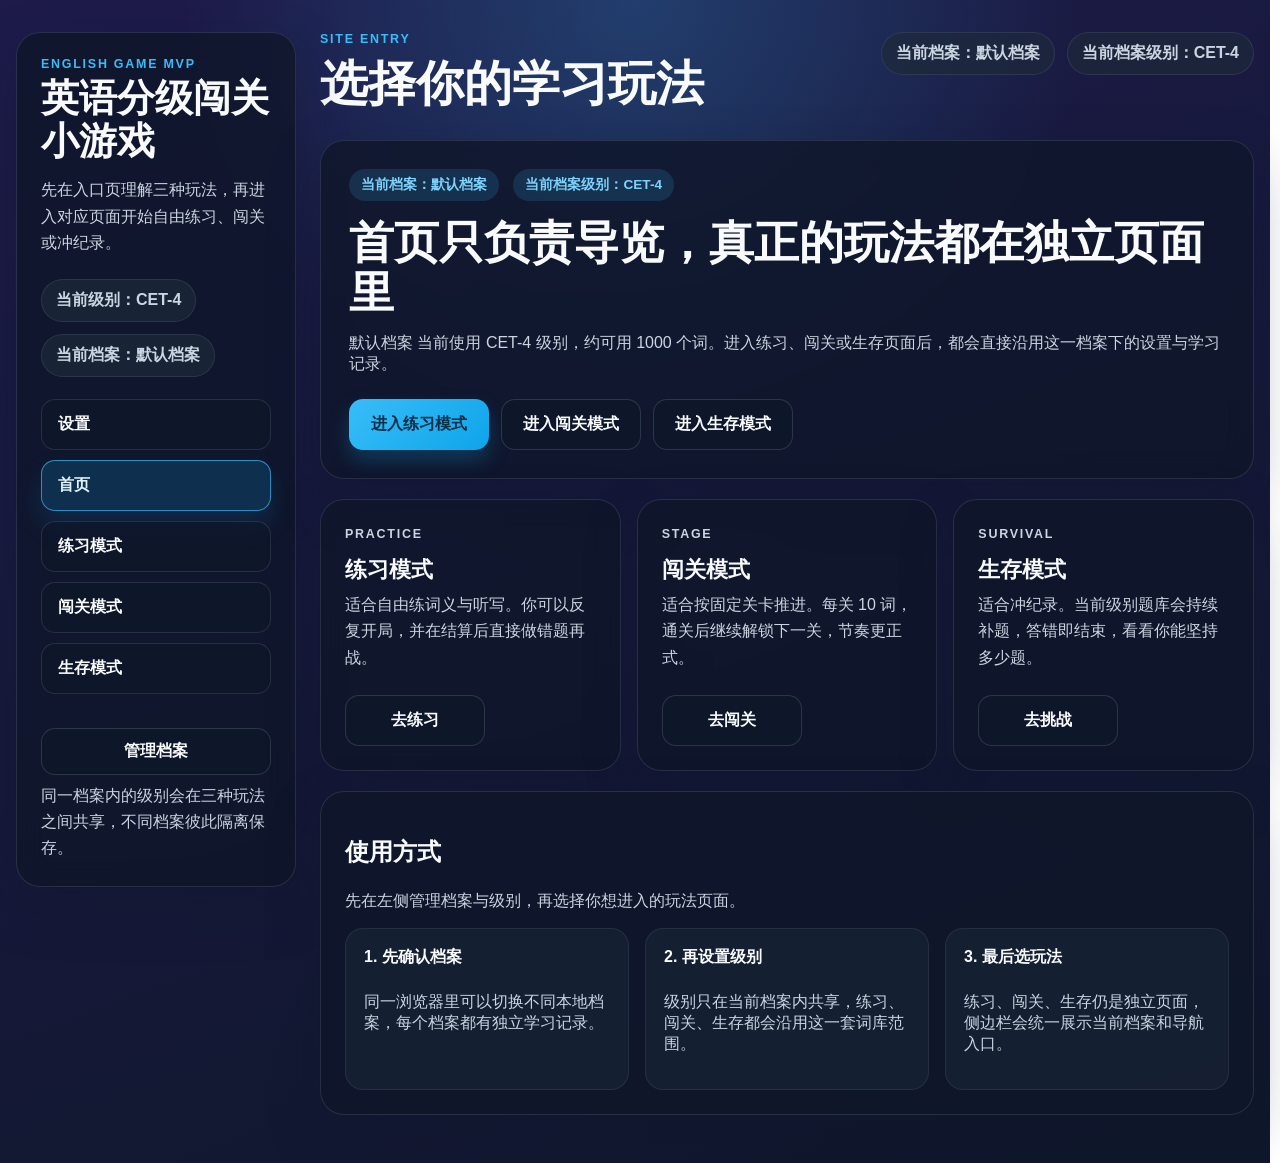
<file: index.html>
<!doctype html>
<html lang="zh-CN">
<head>
  <meta charset="utf-8">
  <meta name="viewport" content="width=device-width, initial-scale=1">
  <title>英语分级闯关小游戏 - 入口页</title>
  <link rel="stylesheet" href="styles.css">
</head>
<body>
  <div class="app-shell">
    <div class="app-layout">
      <div id="shared-sidebar-slot"></div>

      <div class="content-shell">
        <header class="app-header">
          <div>
            <p class="eyebrow">Site Entry</p>
            <h1>选择你的学习玩法</h1>
          </div>
          <div class="header-actions">
            <p class="level-chip" id="entry-page-profile-chip">当前档案：默认档案</p>
            <p class="level-chip" id="entry-page-level-chip">当前档案级别：CET-4</p>
          </div>
        </header>

        <main>
          <section class="hero-card card">
            <p class="hero-badge" id="entry-profile-badge">当前档案：默认档案</p>
            <p class="hero-badge entry-secondary-badge" id="entry-level-badge">当前档案级别：CET-4</p>
            <h2>首页只负责导览，真正的玩法都在独立页面里</h2>
            <p class="hero-copy" id="entry-level-summary">
              当前档案是默认档案，当前级别是 CET-4。进入练习、闯关或生存页面后，都会直接使用这一档案下的设置与学习记录。
            </p>
            <div class="action-row">
              <a class="primary-button" href="practice-mode.html">进入练习模式</a>
              <a class="secondary-button" href="stage-mode.html">进入闯关模式</a>
              <a class="secondary-button" href="survival-mode.html">进入生存模式</a>
            </div>
          </section>

          <section class="entry-mode-grid">
            <article class="card entry-mode-card">
              <p class="eyebrow">Practice</p>
              <h3>练习模式</h3>
              <p>适合自由练词义与听写。你可以反复开局，并在结算后直接做错题再战。</p>
              <div class="action-row">
                <a class="secondary-button" href="practice-mode.html">去练习</a>
              </div>
            </article>

            <article class="card entry-mode-card">
              <p class="eyebrow">Stage</p>
              <h3>闯关模式</h3>
              <p>适合按固定关卡推进。每关 10 词，通关后继续解锁下一关，节奏更正式。</p>
              <div class="action-row">
                <a class="secondary-button" href="stage-mode.html">去闯关</a>
              </div>
            </article>

            <article class="card entry-mode-card">
              <p class="eyebrow">Survival</p>
              <h3>生存模式</h3>
              <p>适合冲纪录。当前级别题库会持续补题，答错即结束，看看你能坚持多少题。</p>
              <div class="action-row">
                <a class="secondary-button" href="survival-mode.html">去挑战</a>
              </div>
            </article>
          </section>

          <section class="card tips-panel">
            <div class="panel-header">
                <div>
                  <h2>使用方式</h2>
                  <p class="panel-copy">先在左侧管理档案与级别，再选择你想进入的玩法页面。</p>
                </div>
              </div>
              <div class="tips-grid">
                <article>
                  <strong>1. 先确认档案</strong>
                  <p>同一浏览器里可以切换不同本地档案，每个档案都有独立学习记录。</p>
                </article>
                <article>
                  <strong>2. 再设置级别</strong>
                  <p>级别只在当前档案内共享，练习、闯关、生存都会沿用这一套词库范围。</p>
                </article>
                <article>
                  <strong>3. 最后选玩法</strong>
                  <p>练习、闯关、生存仍是独立页面，侧边栏会统一展示当前档案和导航入口。</p>
                </article>
              </div>
            </section>
        </main>
      </div>
    </div>
  </div>

  <div id="shared-settings-slot"></div>

  <script src="generated-word-bank.js"></script>
  <script src="words.js"></script>
  <script src="shared-game.js"></script>
  <script src="shared-layout.js"></script>
  <script>
    window.__gameShell = window.GameLayout.mountShell({
      activeNav: "home",
      sidebarCopy: "先在入口页理解三种玩法，再进入对应页面开始自由练习、闯关或冲纪录。",
      sidebarHint: "同一档案内的级别会在三种玩法之间共享，不同档案彼此隔离保存。"
    });
  </script>
  <script src="entry-page.js"></script>
</body>
</html>
</file>
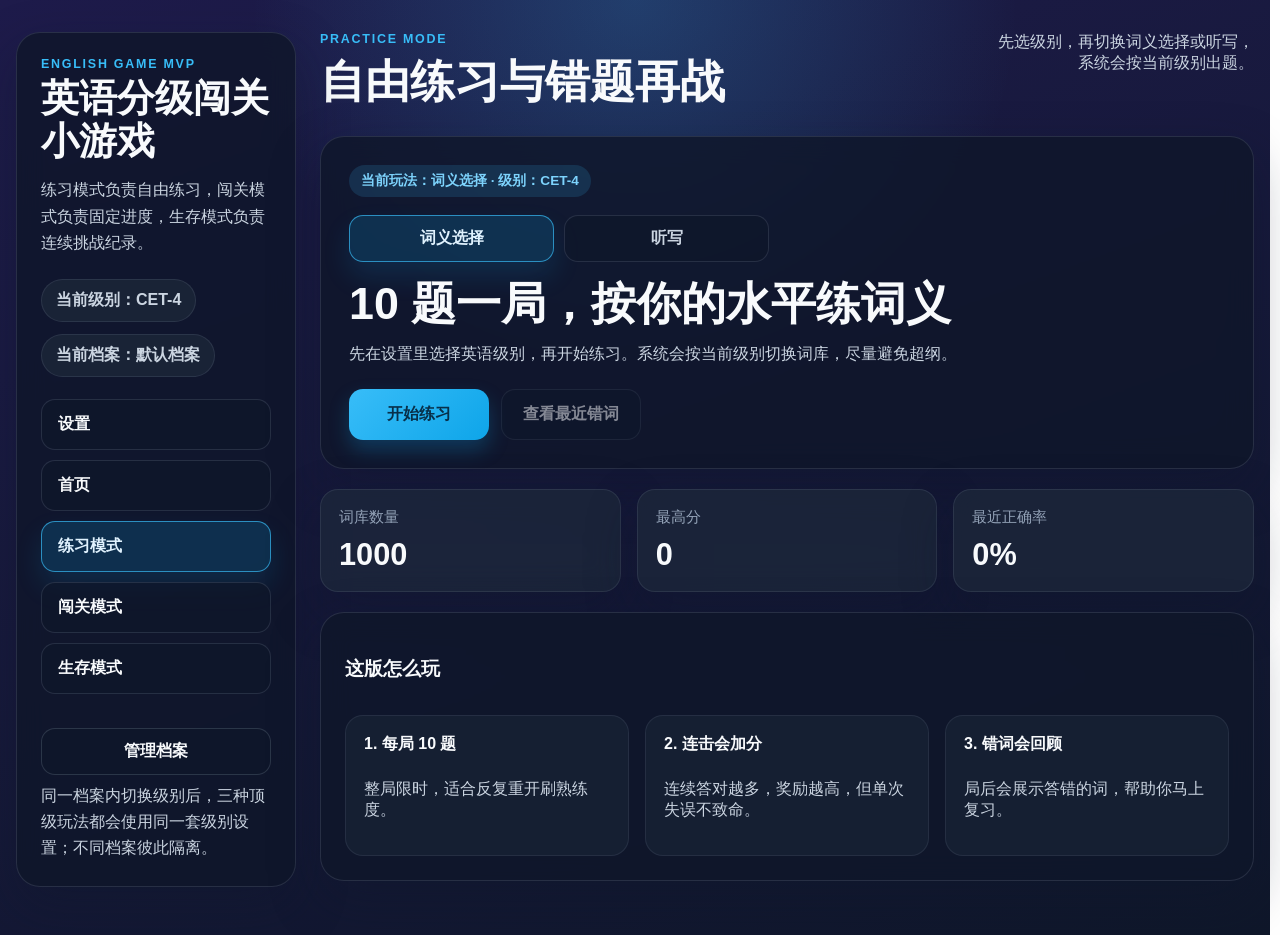
<file: practice-mode.html>
<!doctype html>
<html lang="zh-CN">
<head>
  <meta charset="utf-8">
  <meta name="viewport" content="width=device-width, initial-scale=1">
  <title>英语分级闯关小游戏 - 练习模式</title>
  <link rel="stylesheet" href="styles.css">
</head>
<body>
  <div class="app-shell">
    <div class="app-layout">
      <div id="shared-sidebar-slot"></div>

      <div class="content-shell">
        <header class="app-header page-header">
          <div>
            <p class="eyebrow">Practice Mode</p>
            <h2>自由练习与错题再战</h2>
          </div>
          <p class="header-tip">先选级别，再切换词义选择或听写，系统会按当前级别出题。</p>
        </header>

        <main class="screen-stack">
          <section class="screen is-active" id="screen-home" aria-labelledby="home-title">
            <div class="hero-card card">
              <p class="hero-badge" id="current-level-badge">当前玩法：词义选择 · 级别：CET-4</p>
              <div class="mode-switch" id="mode-switch" role="tablist" aria-label="练习模式">
                <button class="mode-button is-active" id="mode-meaning-button" type="button" data-mode="meaning" role="tab" aria-selected="true">词义选择</button>
                <button class="mode-button" id="mode-dictation-button" type="button" data-mode="dictation" role="tab" aria-selected="false">听写</button>
              </div>
              <h2 id="home-title">10 题一局，按你的水平练词义</h2>
              <p class="hero-copy" id="home-copy">
                先在设置里选择英语级别，再开始练习。系统会按当前级别切换词库，尽量避免超纲。
              </p>
              <p class="home-mode-note is-hidden" id="home-mode-note"></p>
              <div class="action-row">
                <button class="primary-button" id="start-button" type="button">开始练习</button>
                <button class="secondary-button" id="toggle-review-button" type="button">查看最近错词</button>
              </div>
            </div>

            <div class="stats-grid">
              <article class="stat-card card">
                <span class="stat-label" id="word-bank-label">词库数量</span>
                <strong class="stat-value" id="word-bank-size">0</strong>
              </article>
              <article class="stat-card card">
                <span class="stat-label" id="best-score-label">最高分</span>
                <strong class="stat-value" id="best-score">0</strong>
              </article>
              <article class="stat-card card">
                <span class="stat-label" id="latest-accuracy-label">最近正确率</span>
                <strong class="stat-value" id="latest-accuracy">0%</strong>
              </article>
            </div>

            <section class="card review-panel is-hidden" id="home-review-panel" aria-labelledby="home-review-title">
              <div class="panel-header">
                <h3 id="home-review-title">最近错词</h3>
                <span class="panel-hint">局后自动记录</span>
              </div>
              <ul class="word-review-list" id="home-review-list"></ul>
              <p class="empty-state" id="home-review-empty">你最近还没有错词记录，直接开始第一局吧。</p>
            </section>

            <section class="card tips-panel">
              <div class="panel-header">
                <h3>这版怎么玩</h3>
              </div>
              <div class="tips-grid">
                <article>
                  <strong id="tip-title-1">1. 每局 10 题</strong>
                  <p id="tip-copy-1">整局限时，适合反复重开刷熟练度。</p>
                </article>
                <article>
                  <strong id="tip-title-2">2. 连击会加分</strong>
                  <p id="tip-copy-2">连续答对越多，奖励越高，但单次失误不致命。</p>
                </article>
                <article>
                  <strong id="tip-title-3">3. 错词会回顾</strong>
                  <p id="tip-copy-3">局后会展示答错的词，帮助你马上复习。</p>
                </article>
              </div>
            </section>
          </section>

          <section class="screen" id="screen-game" aria-labelledby="game-title">
            <div class="card game-card">
              <div class="panel-header game-header">
                <div>
                  <p class="eyebrow">Practice Run</p>
                  <h2 id="game-title">正在练习</h2>
                </div>
                <div class="game-header-actions">
                  <p class="question-progress" id="question-progress">第 1 / 10 题</p>
                  <button class="secondary-button compact-button" id="exit-game-button" type="button">退出本局</button>
                </div>
              </div>

              <div class="status-grid">
                <article class="status-chip">
                  <span id="status-label-1">时间</span>
                  <strong id="timer-value">01:15</strong>
                </article>
                <article class="status-chip">
                  <span id="status-label-2">分数</span>
                  <strong id="score-value">0</strong>
                </article>
                <article class="status-chip">
                  <span id="status-label-3">生命</span>
                  <strong id="lives-value">3</strong>
                </article>
                <article class="status-chip">
                  <span id="status-label-4">连击</span>
                  <strong id="combo-value">0</strong>
                </article>
              </div>

              <div class="question-panel" id="question-panel">
                <div class="question-meta">
                  <span class="tag" id="pos-tag">v.</span>
                  <span class="tag tag-muted" id="difficulty-tag">easy</span>
                </div>
                <p class="prompt-label" id="prompt-label">请选择这个英文单词最贴切的中文意思：</p>
                <h3 class="question-word" id="question-word">abandon</h3>
                <p class="question-phonetic" id="question-phonetic">/əˈbændən/</p>
                <p class="question-hint" id="question-hint">键盘也可以按 1 / 2 / 3 / 4 作答</p>
                <div class="dictation-panel is-hidden" id="dictation-panel">
                  <label class="dictation-label" for="dictation-input">请在三遍播放结束后提交你的拼写：</label>
                  <div class="dictation-input-row">
                    <input class="dictation-input" id="dictation-input" type="text" inputmode="latin" autocomplete="off" autocapitalize="none" spellcheck="false" placeholder="输入你听到的英文单词">
                    <button class="primary-button" id="submit-dictation-button" type="button">提交拼写</button>
                  </div>
                  <p class="dictation-status" id="dictation-status">准备播放</p>
                  <p class="dictation-support-note is-hidden" id="dictation-support-note">当前浏览器不支持语音播放，暂时无法使用听写模式。</p>
                </div>
              </div>

              <div class="options-grid" id="options-grid" role="list"></div>

              <div class="feedback-box" id="feedback-box" aria-live="polite"></div>
            </div>
          </section>

          <section class="screen" id="screen-result" aria-labelledby="result-title">
            <div class="card result-card">
              <div class="panel-header">
                <div>
                  <p class="eyebrow">Practice Result</p>
                  <h2 id="result-title">本局结算</h2>
                </div>
              </div>

              <div class="result-grid">
                <article class="stat-card result-stat">
                  <span class="stat-label" id="result-label-1">最终得分</span>
                  <strong class="stat-value" id="result-score">0</strong>
                </article>
                <article class="stat-card result-stat">
                  <span class="stat-label" id="result-label-2">答对题数</span>
                  <strong class="stat-value" id="result-correct">0 / 0</strong>
                </article>
                <article class="stat-card result-stat">
                  <span class="stat-label" id="result-label-3">正确率</span>
                  <strong class="stat-value" id="result-accuracy">0%</strong>
                </article>
                <article class="stat-card result-stat">
                  <span class="stat-label" id="result-label-4">最高连击</span>
                  <strong class="stat-value" id="result-best-combo">0</strong>
                </article>
              </div>

              <p class="summary-text" id="result-summary">继续保持，你已经在建立语感了。</p>

              <section class="review-panel result-review">
                <div class="panel-header">
                  <h3>本局错词回顾</h3>
                  <span class="panel-hint" id="wrong-count">0 个</span>
                </div>
                <ul class="word-review-list" id="result-review-list"></ul>
                <p class="empty-state" id="result-review-empty">这一局没有错词，表现不错。</p>
              </section>

              <div class="action-row">
                <button class="primary-button" id="play-again-button" type="button">再来一局</button>
                <button class="secondary-button is-hidden" id="rematch-button" type="button">错题再战</button>
                <button class="secondary-button" id="back-home-button" type="button">返回练习首页</button>
              </div>
            </div>
          </section>
        </main>
      </div>
    </div>
  </div>

  <div id="shared-settings-slot"></div>

  <script src="generated-word-bank.js"></script>
  <script src="words.js"></script>
  <script src="shared-game.js"></script>
  <script src="game-types.js"></script>
  <script src="shared-layout.js"></script>
  <script>
    window.__gameShell = window.GameLayout.mountShell({
      activeNav: "practice",
      sidebarCopy: "练习模式负责自由练习，闯关模式负责固定进度，生存模式负责连续挑战纪录。",
      sidebarHint: "同一档案内切换级别后，三种顶级玩法都会使用同一套级别设置；不同档案彼此隔离。",
      settingsCopy: "级别切换只会影响当前档案；练习模式、闯关模式和生存模式会同步切到对应级别，三者的统计仍分别保留。"
    });
  </script>
  <script src="app.js"></script>
</body>
</html>
</file>
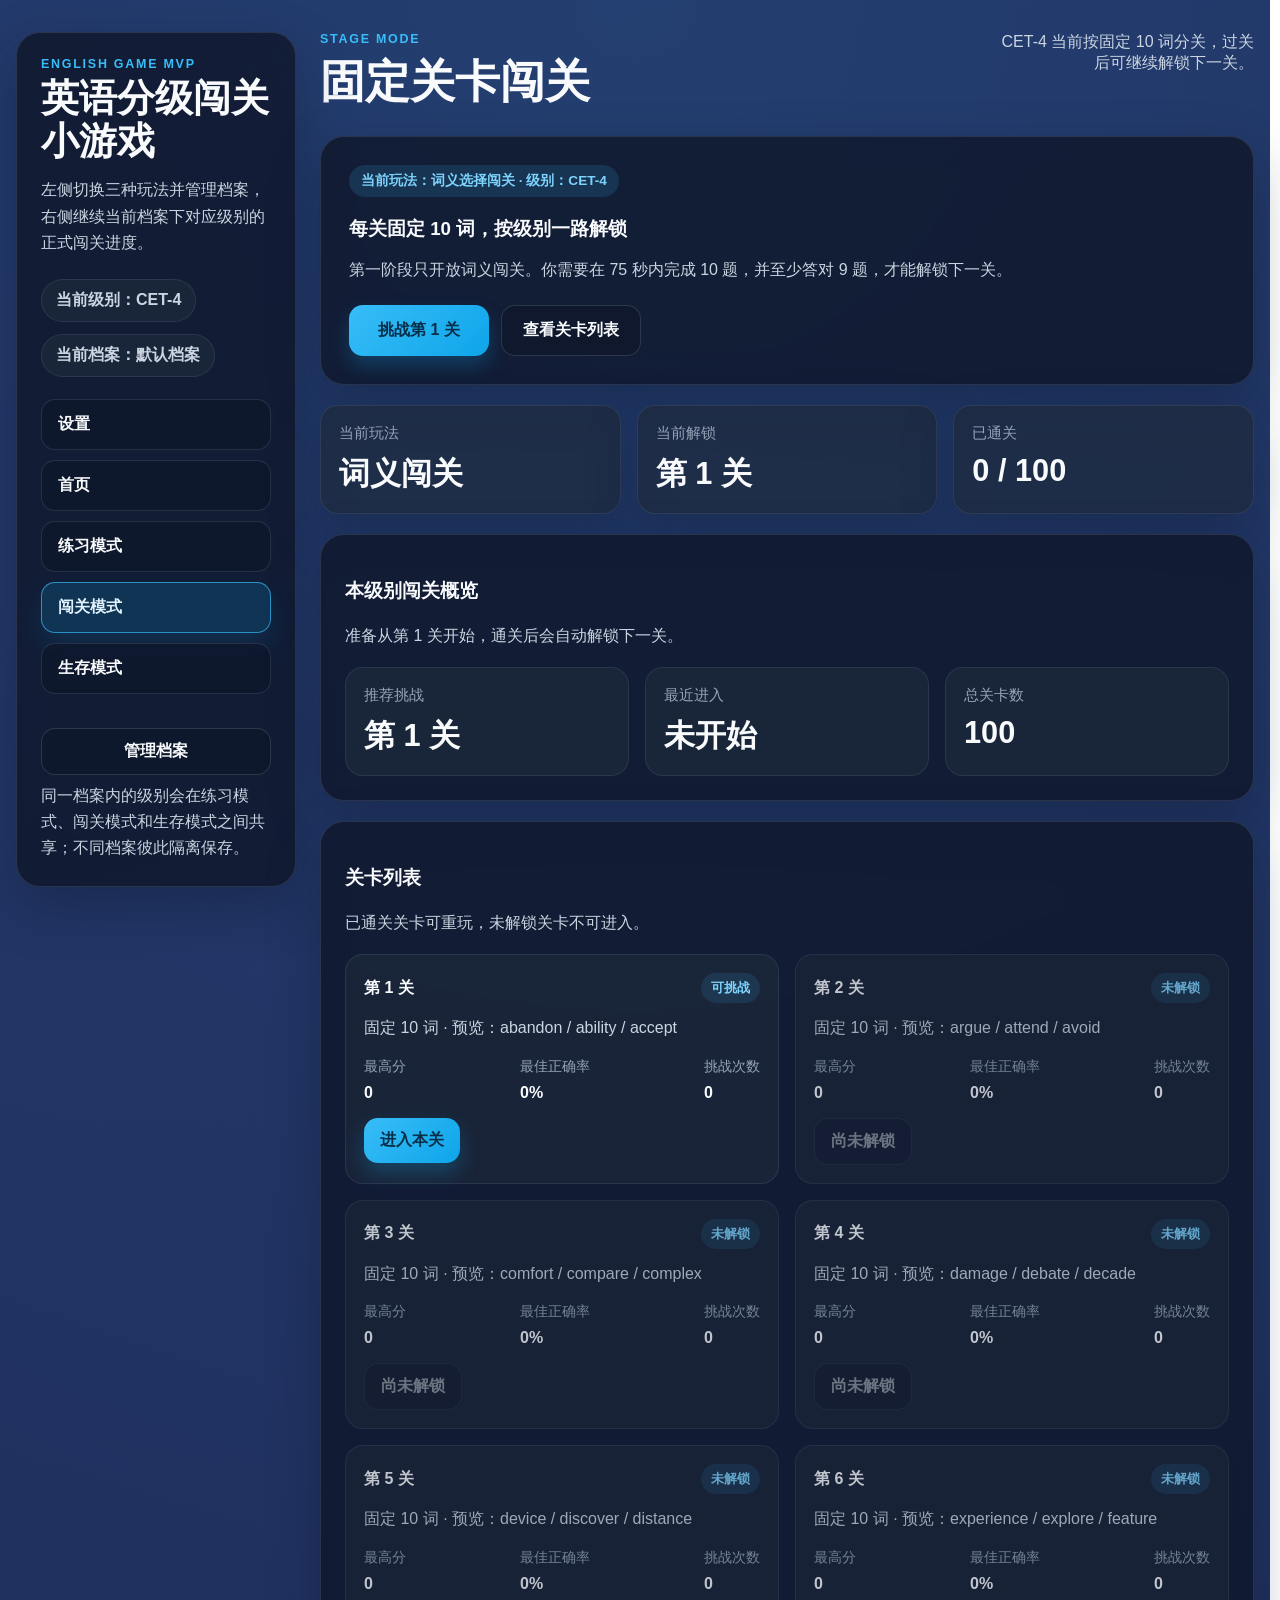
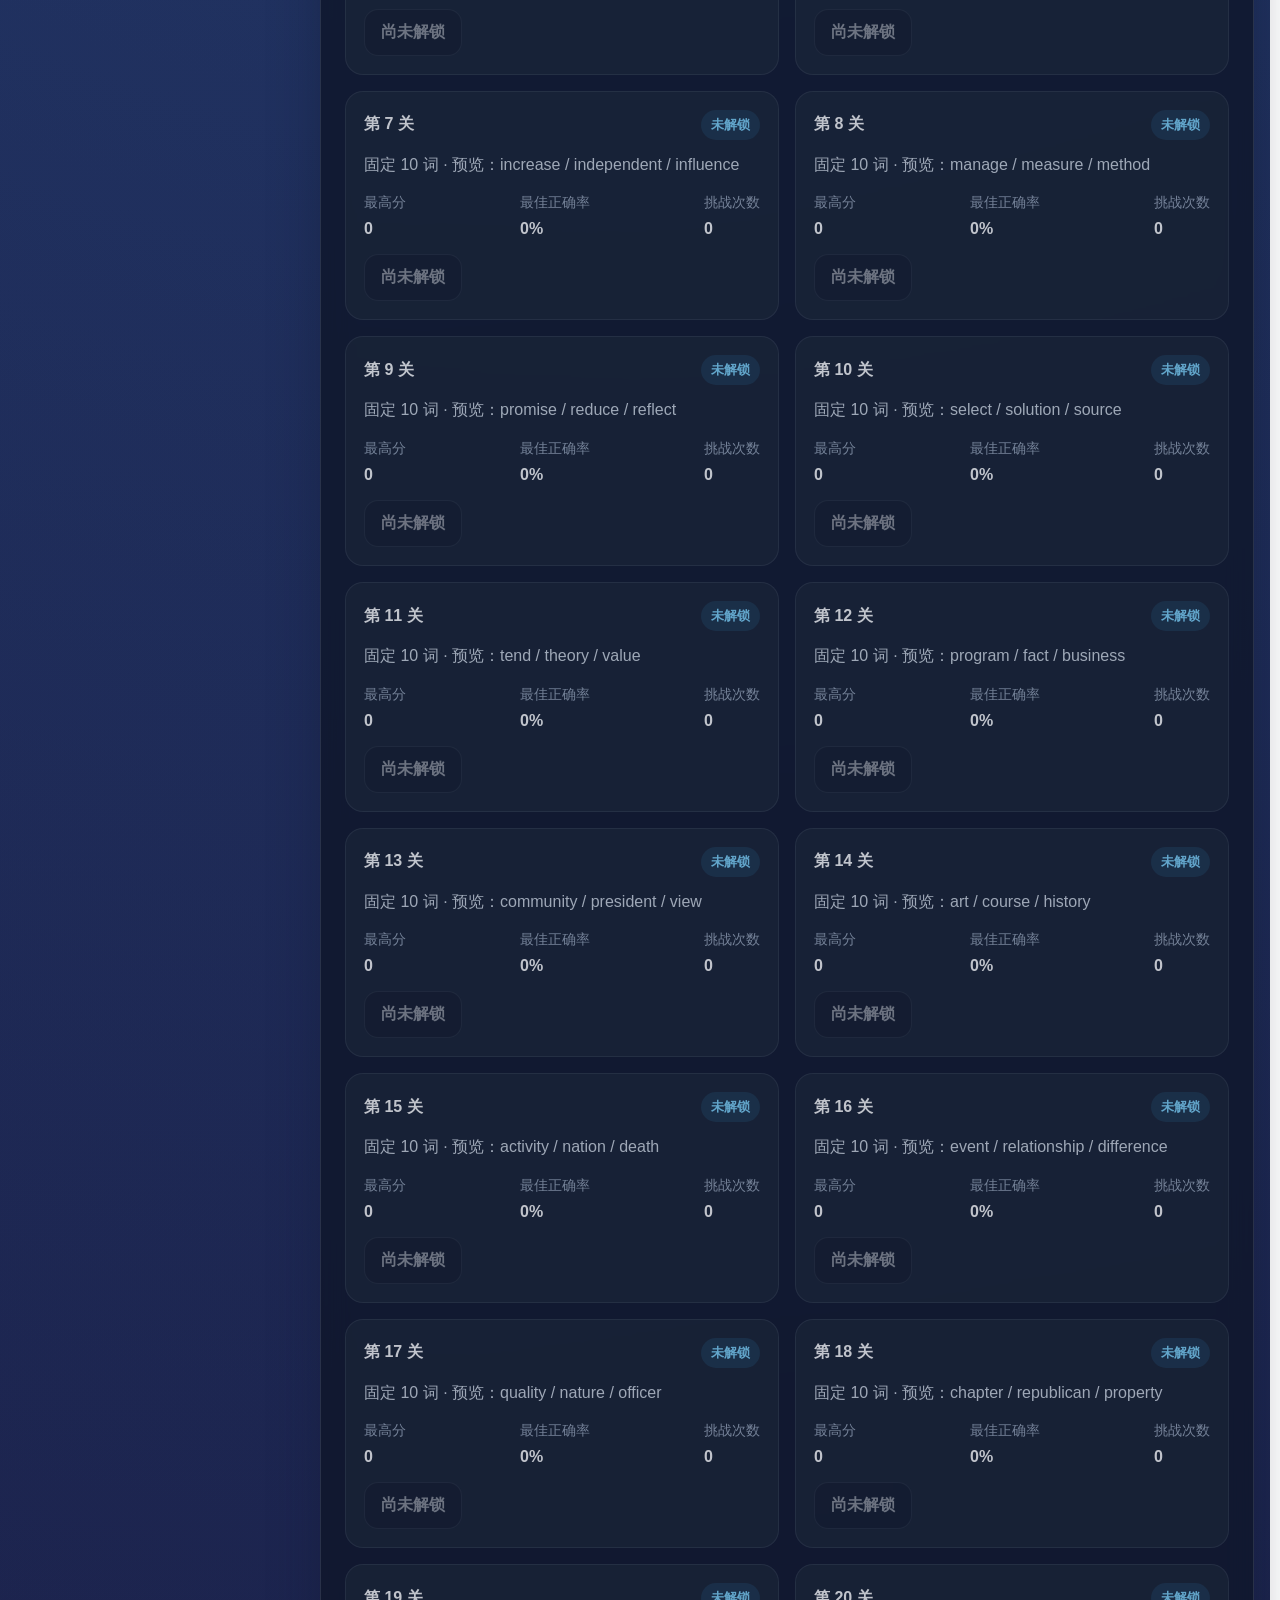
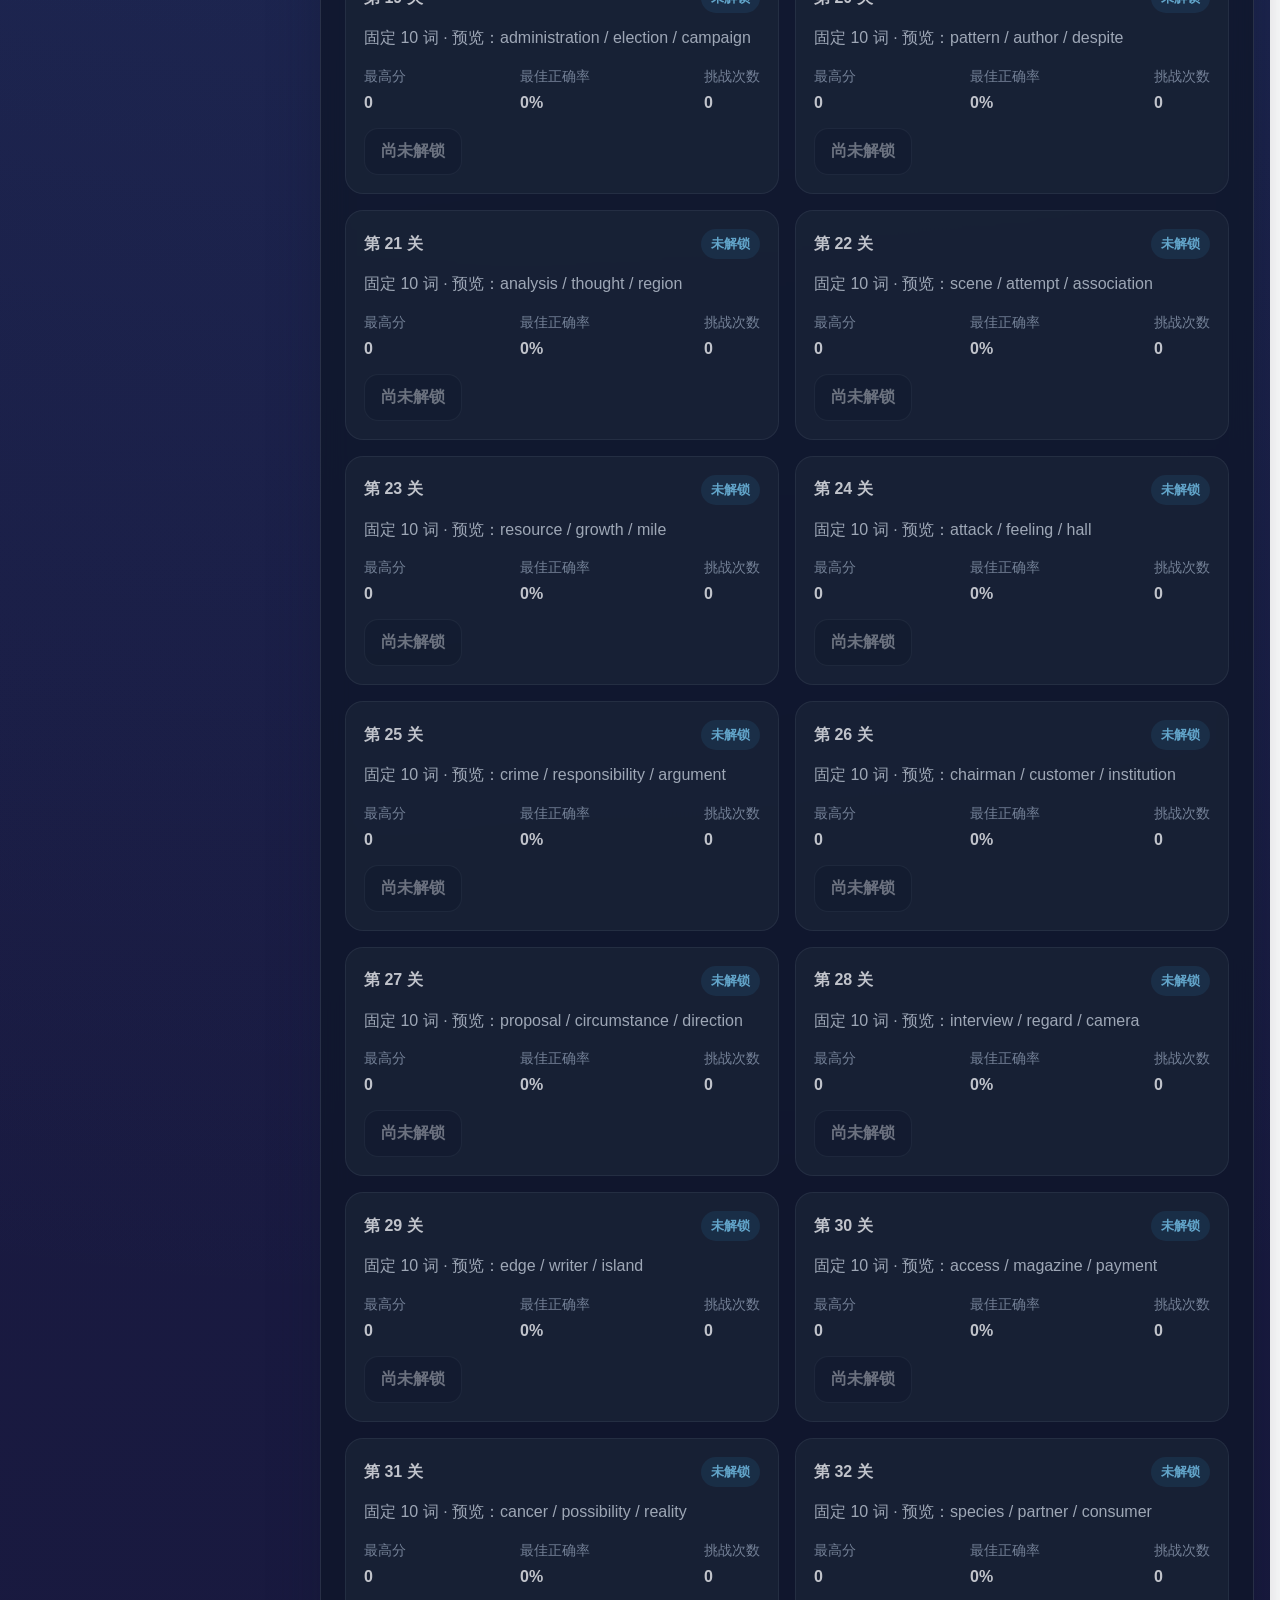
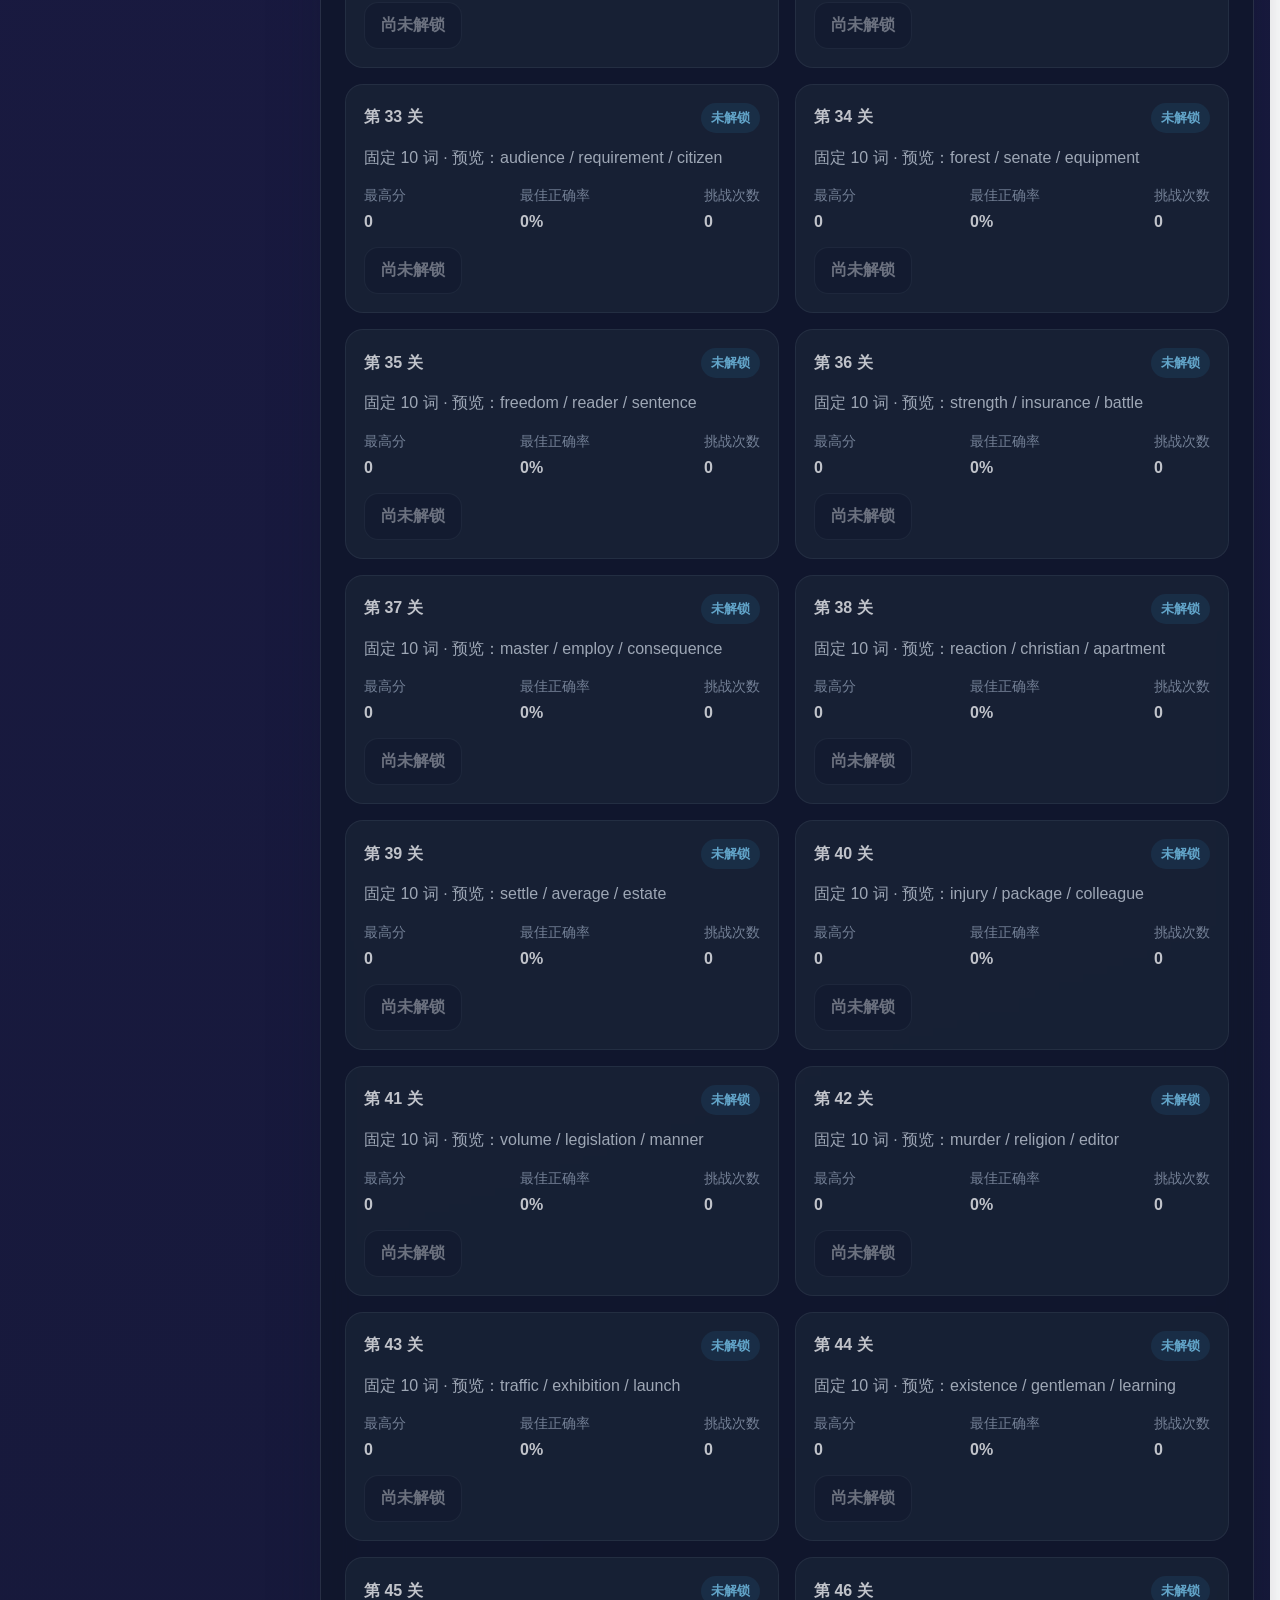
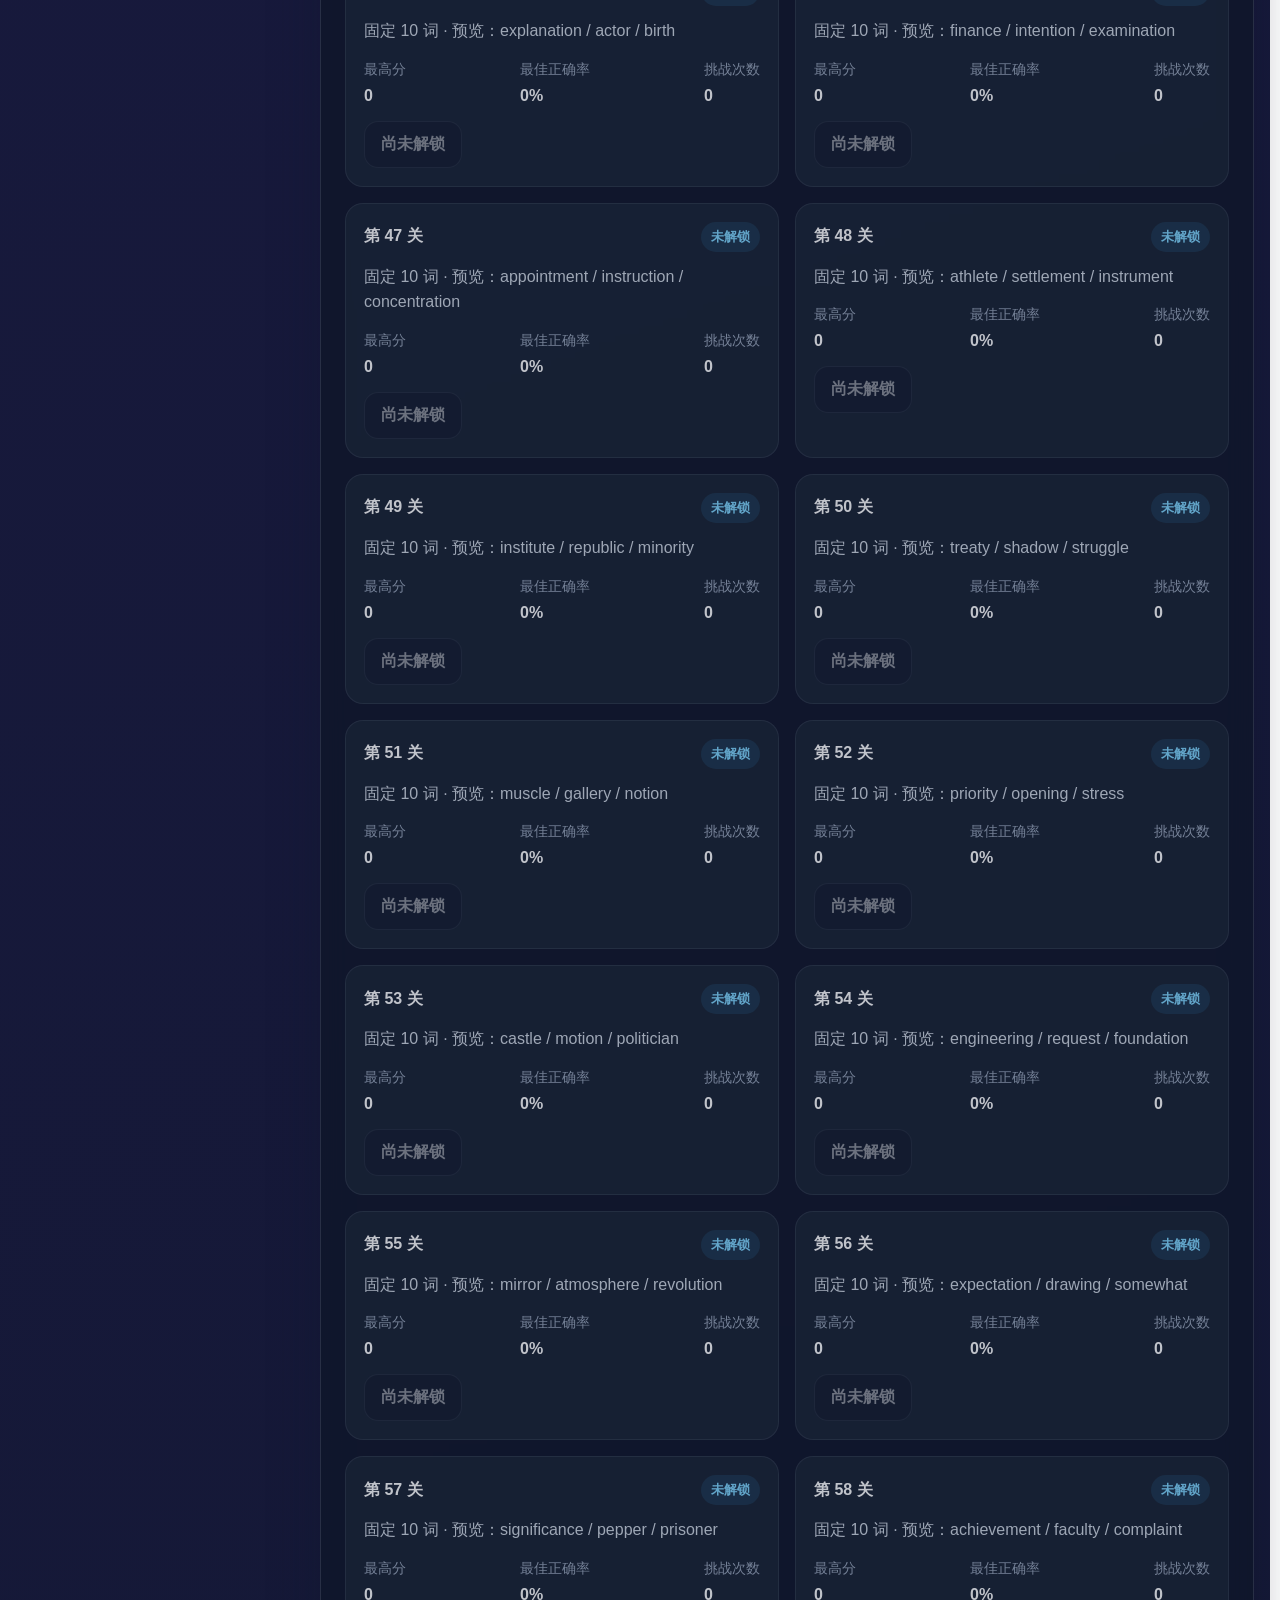
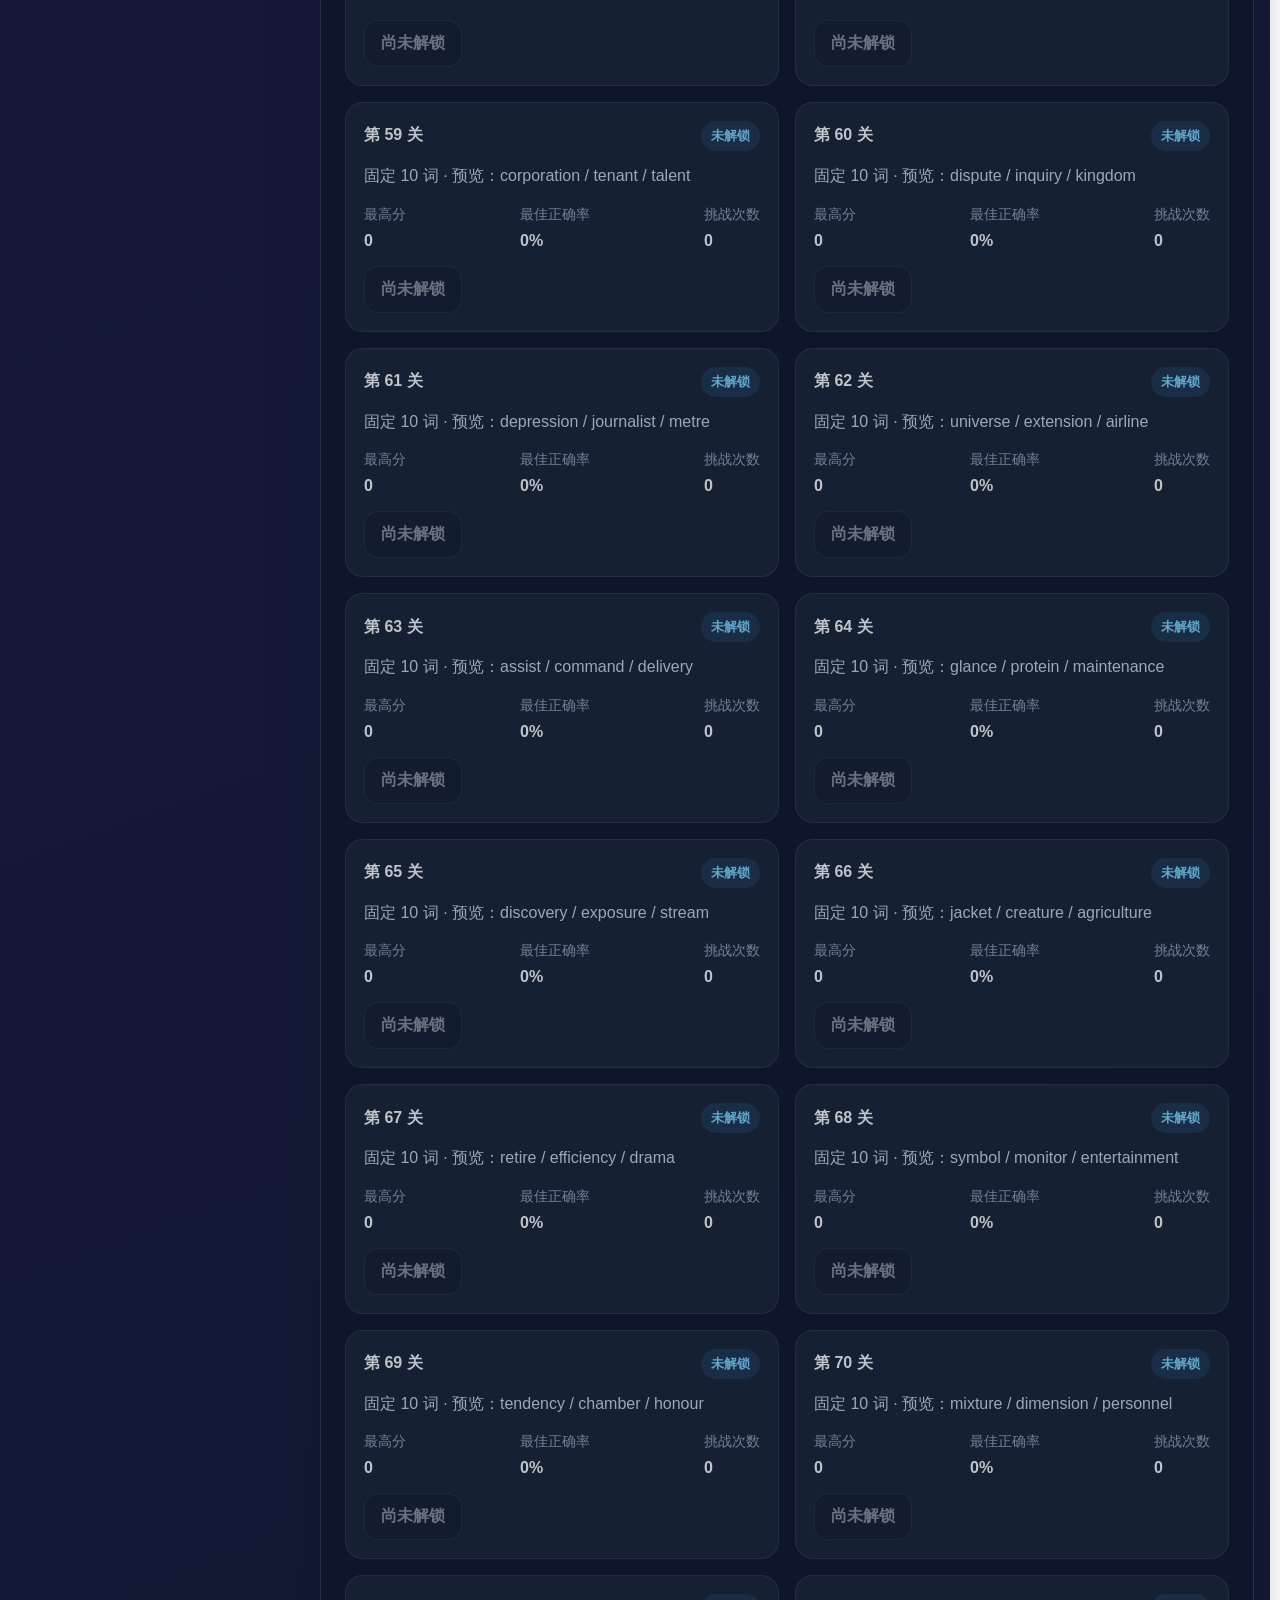
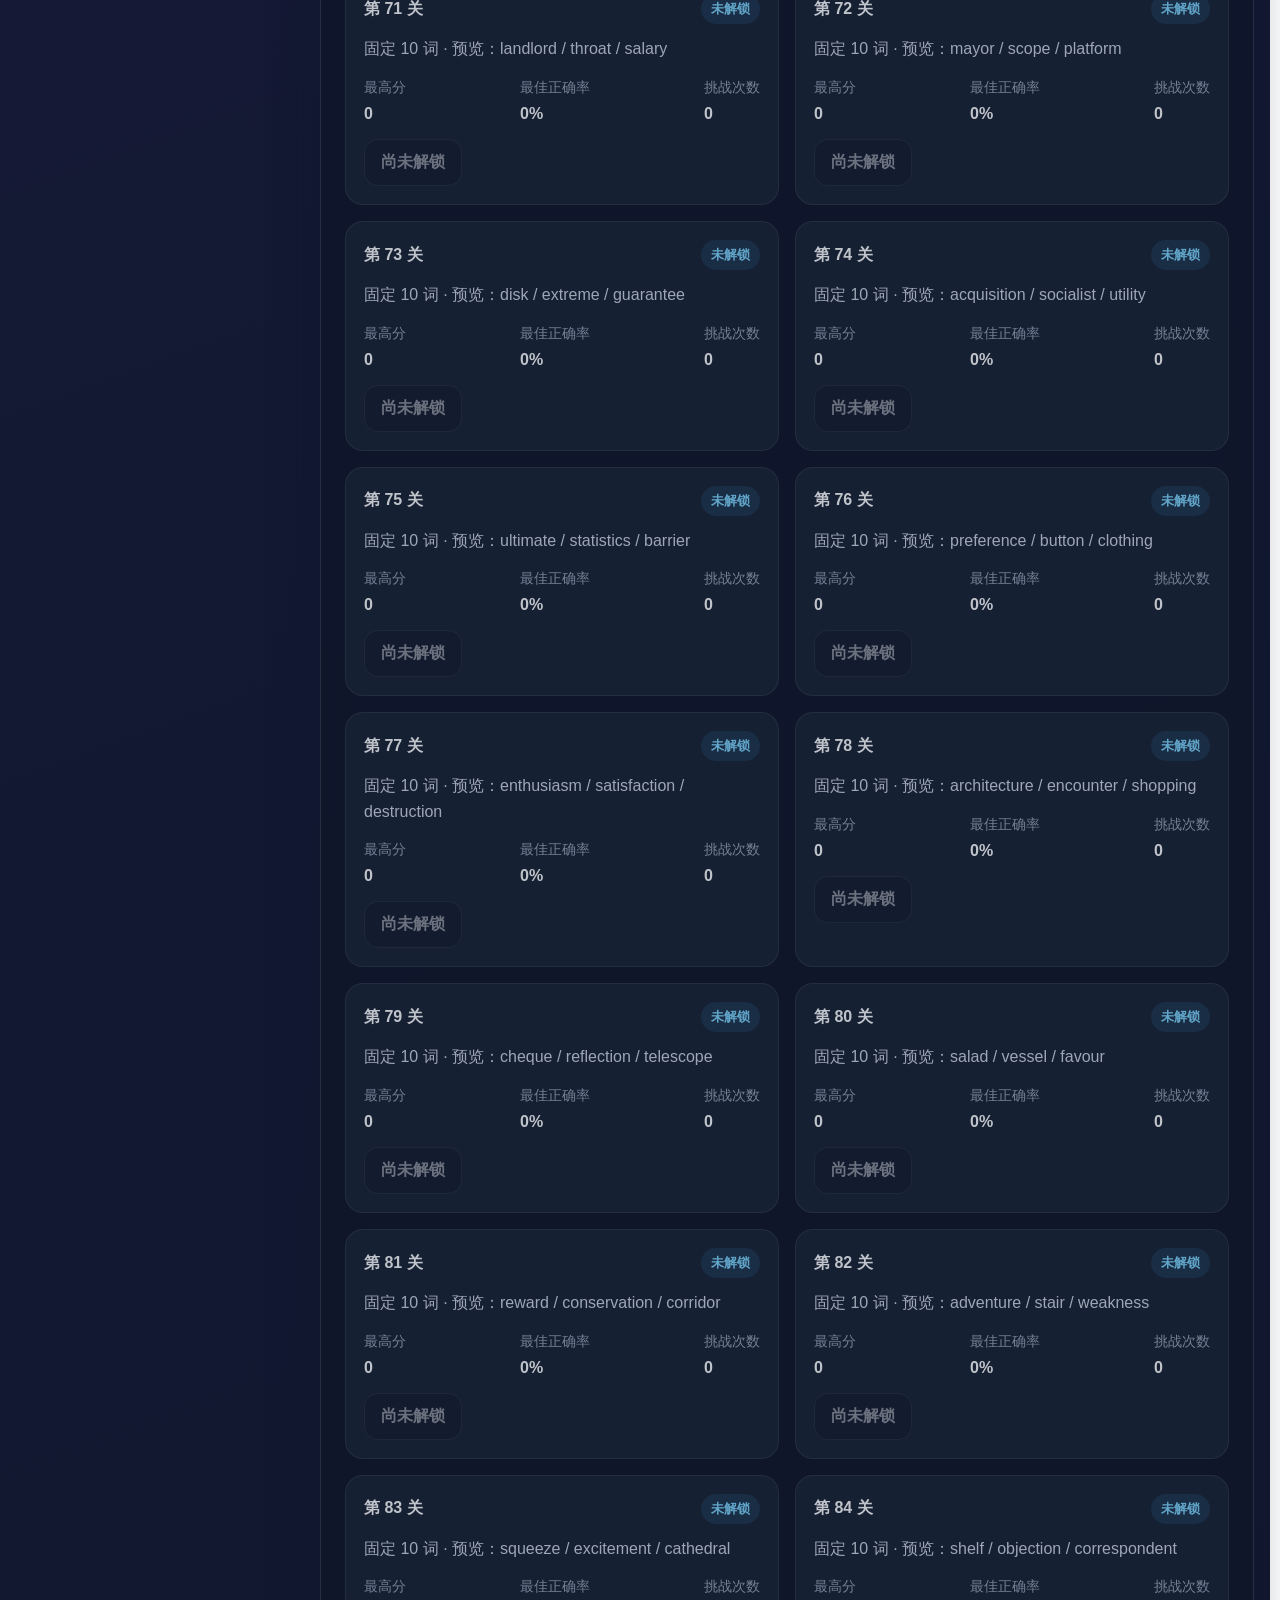
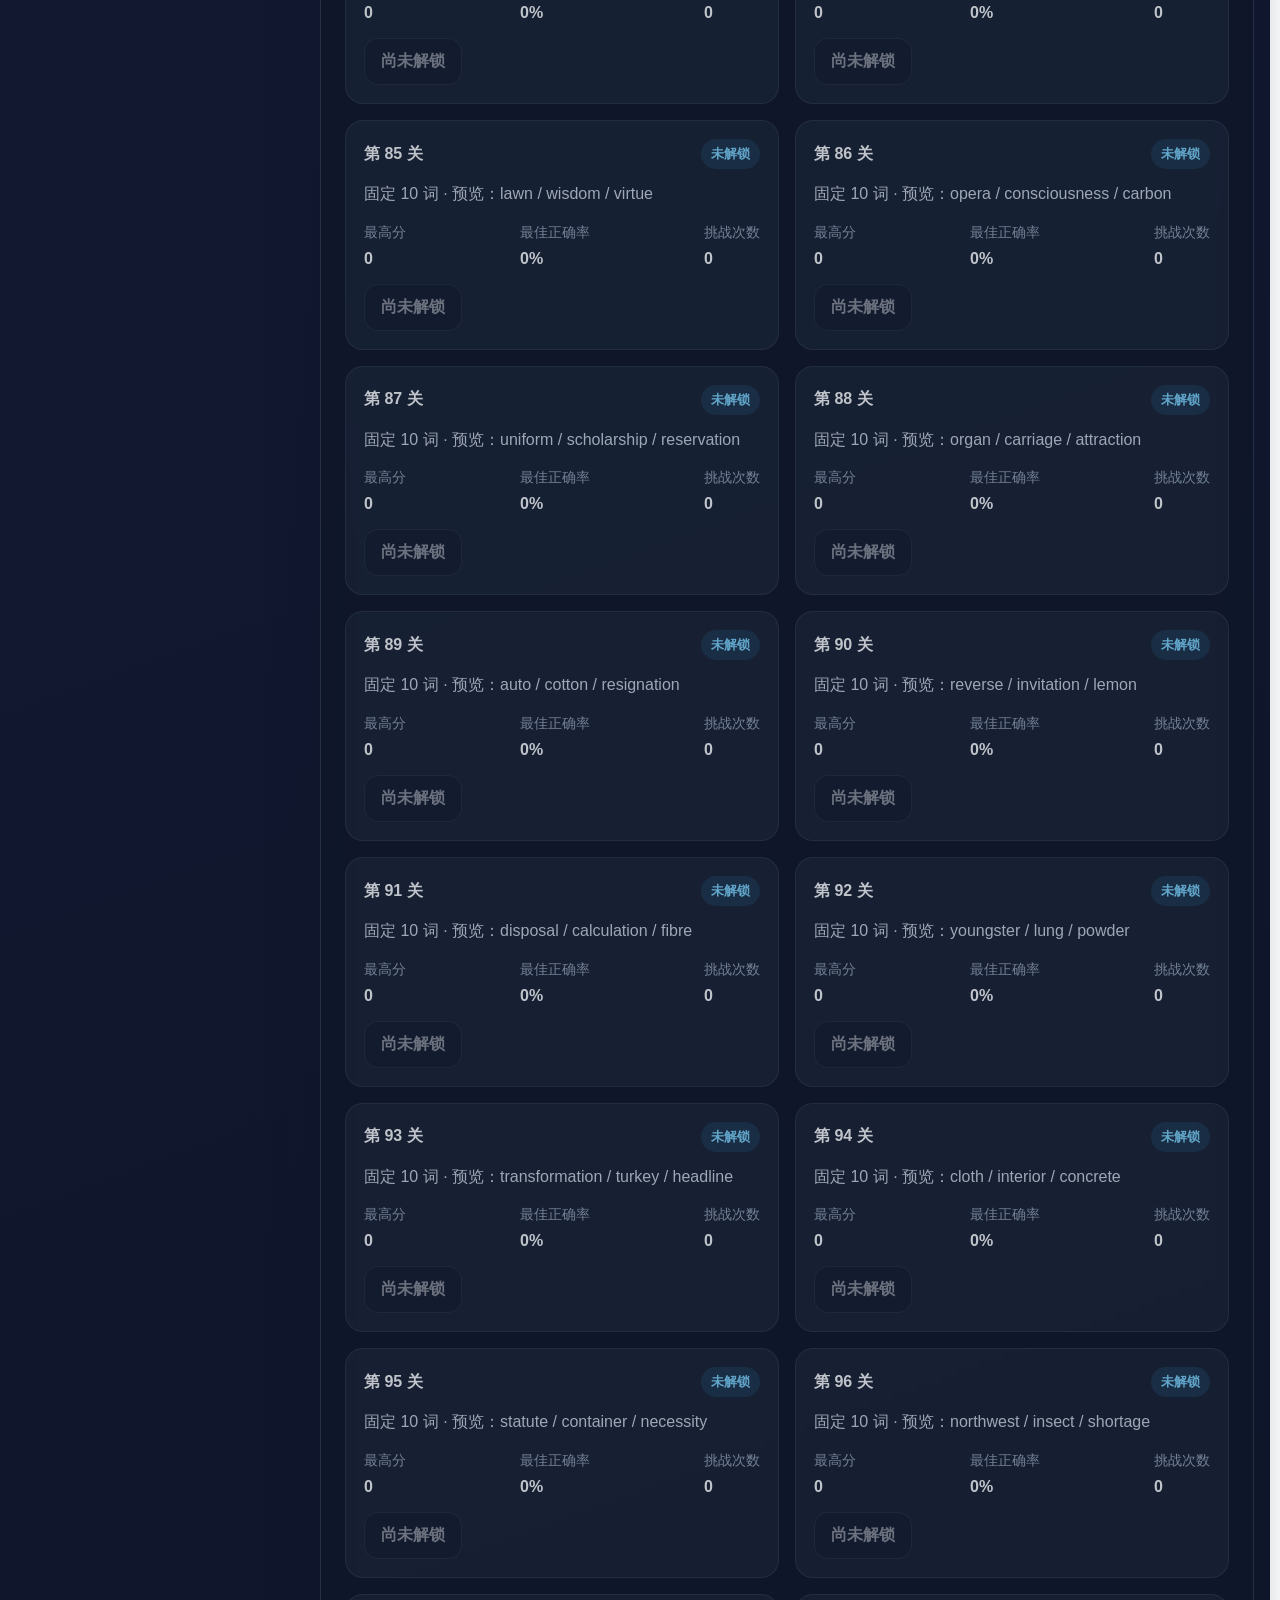
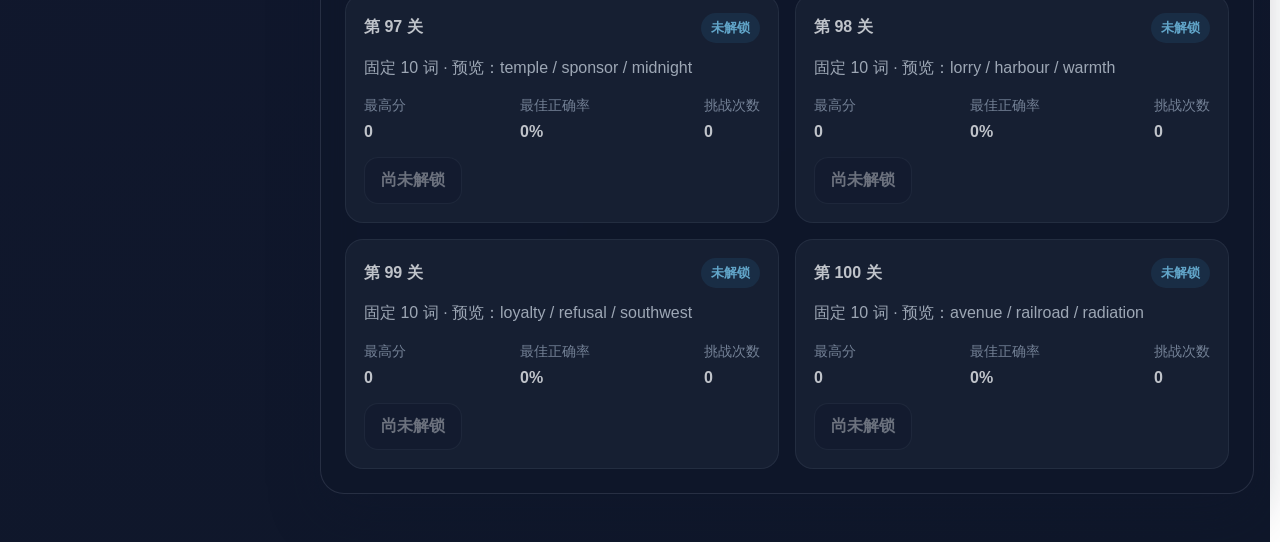
<file: stage-mode.html>
<!doctype html>
<html lang="zh-CN">
<head>
  <meta charset="utf-8">
  <meta name="viewport" content="width=device-width, initial-scale=1">
  <title>英语分级闯关小游戏 - 闯关模式</title>
  <link rel="stylesheet" href="styles.css">
</head>
<body>
  <div class="app-shell">
    <div class="app-layout">
      <div id="shared-sidebar-slot"></div>

      <div class="content-shell">
        <header class="app-header page-header">
          <div>
            <p class="eyebrow">Stage Mode</p>
            <h2>固定关卡闯关</h2>
          </div>
          <p class="header-tip" id="page-tip">每关固定 10 词，过关后解锁下一关。</p>
        </header>

        <main class="screen-stack">
          <section class="screen is-active" id="screen-home" aria-labelledby="stage-home-title">
            <div class="hero-card card">
              <p class="hero-badge" id="current-level-badge">当前玩法：词义闯关 · 级别：CET-4</p>
              <h3 id="stage-home-title">每关固定 10 词，按级别一路解锁</h3>
              <p class="hero-copy">
                第一阶段只开放词义闯关。你需要在 75 秒内完成 10 题，并至少答对 9 题，才能解锁下一关。
              </p>
              <div class="action-row">
                <button class="primary-button" id="continue-stage-button" type="button">挑战当前关</button>
                <button class="secondary-button" id="scroll-stage-list-button" type="button">查看关卡列表</button>
              </div>
            </div>

            <div class="stats-grid">
              <article class="stat-card card">
                <span class="stat-label">当前玩法</span>
                <strong class="stat-value">词义闯关</strong>
              </article>
              <article class="stat-card card">
                <span class="stat-label">当前解锁</span>
                <strong class="stat-value" id="unlocked-stage-value">第 1 关</strong>
              </article>
              <article class="stat-card card">
                <span class="stat-label">已通关</span>
                <strong class="stat-value" id="completed-stage-count">0 / 0</strong>
              </article>
            </div>

            <section class="card stage-overview-panel">
              <div class="panel-header">
                <div>
                  <h3>本级别闯关概览</h3>
                  <p class="panel-copy" id="stage-overview-copy">准备从第 1 关开始。</p>
                </div>
              </div>
              <div class="stage-highlight-grid">
                <article class="stat-card">
                  <span class="stat-label">推荐挑战</span>
                  <strong class="stat-value" id="recommended-stage-value">第 1 关</strong>
                </article>
                <article class="stat-card">
                  <span class="stat-label">最近进入</span>
                  <strong class="stat-value" id="last-played-stage-value">未开始</strong>
                </article>
                <article class="stat-card">
                  <span class="stat-label">总关卡数</span>
                  <strong class="stat-value" id="total-stage-count">0</strong>
                </article>
              </div>
            </section>

            <section class="card stage-list-panel" id="stage-list-section" aria-labelledby="stage-list-title">
              <div class="panel-header">
                <div>
                  <h3 id="stage-list-title">关卡列表</h3>
                  <p class="panel-copy">已通关关卡可重玩，未解锁关卡不可进入。</p>
                </div>
              </div>
              <div class="stage-list" id="stage-list"></div>
              <p class="empty-state is-hidden" id="stage-list-empty">当前级别暂时没有可用关卡。</p>
            </section>
          </section>

          <section class="screen" id="screen-game" aria-labelledby="game-title">
            <div class="card game-card">
              <div class="panel-header game-header">
                <div>
                  <p class="eyebrow">Stage Run</p>
                  <h2 id="game-title">第 1 关</h2>
                </div>
                <div class="game-header-actions">
                  <p class="question-progress" id="question-progress">第 1 / 10 题</p>
                  <button class="secondary-button compact-button" id="exit-game-button" type="button">退出本局</button>
                </div>
              </div>

              <div class="status-grid">
                <article class="status-chip">
                  <span>时间</span>
                  <strong id="timer-value">01:15</strong>
                </article>
                <article class="status-chip">
                  <span>分数</span>
                  <strong id="score-value">0</strong>
                </article>
                <article class="status-chip">
                  <span>生命</span>
                  <strong id="lives-value">2</strong>
                </article>
                <article class="status-chip">
                  <span>正确率</span>
                  <strong id="accuracy-value">0%</strong>
                </article>
              </div>

              <div class="question-panel">
                <div class="question-meta">
                  <span class="tag" id="pos-tag">v.</span>
                  <span class="tag tag-muted" id="difficulty-tag">easy</span>
                </div>
                <p class="prompt-label">请选择这个英文单词最贴切的中文意思：</p>
                <h3 class="question-word" id="question-word">abandon</h3>
                <p class="question-phonetic" id="question-phonetic">/əˈbændən/</p>
                <p class="question-hint">键盘也可以按 1 / 2 / 3 / 4 作答</p>
              </div>

              <div class="options-grid" id="options-grid" role="list"></div>
              <div class="feedback-box" id="feedback-box" aria-live="polite"></div>
            </div>
          </section>

          <section class="screen" id="screen-result" aria-labelledby="result-title">
            <div class="card result-card">
              <div class="panel-header">
                <div>
                  <p class="eyebrow">Stage Result</p>
                  <h2 id="result-title">第 1 关结算</h2>
                </div>
              </div>

              <div class="result-grid">
                <article class="stat-card result-stat">
                  <span class="stat-label">是否通关</span>
                  <strong class="stat-value" id="result-pass-status">失败</strong>
                </article>
                <article class="stat-card result-stat">
                  <span class="stat-label">最终得分</span>
                  <strong class="stat-value" id="result-score">0</strong>
                </article>
                <article class="stat-card result-stat">
                  <span class="stat-label">正确率</span>
                  <strong class="stat-value" id="result-accuracy">0%</strong>
                </article>
                <article class="stat-card result-stat">
                  <span class="stat-label">答对题数</span>
                  <strong class="stat-value" id="result-correct">0 / 10</strong>
                </article>
                <article class="stat-card result-stat">
                  <span class="stat-label">失败原因</span>
                  <strong class="stat-value result-status-text" id="result-failure-reason">正确率不足</strong>
                </article>
                <article class="stat-card result-stat">
                  <span class="stat-label">下一关状态</span>
                  <strong class="stat-value result-status-text" id="result-unlock-status">未解锁</strong>
                </article>
                <article class="stat-card result-stat">
                  <span class="stat-label">当前关最高分</span>
                  <strong class="stat-value" id="result-best-score">0</strong>
                </article>
              </div>

              <p class="summary-text" id="result-summary">保持节奏，再试一次这一关会更稳。</p>

              <div class="action-row">
                <button class="primary-button is-hidden" id="next-stage-button" type="button">进入下一关</button>
                <button class="primary-button" id="retry-stage-button" type="button">重试本关</button>
                <button class="secondary-button" id="back-home-button" type="button">返回闯关首页</button>
              </div>
            </div>
          </section>
        </main>
      </div>
    </div>
  </div>

  <div id="shared-settings-slot"></div>

  <script src="generated-word-bank.js"></script>
  <script src="words.js"></script>
  <script src="shared-game.js"></script>
  <script src="game-types.js"></script>
  <script src="shared-layout.js"></script>
  <script>
    window.__gameShell = window.GameLayout.mountShell({
      activeNav: "stage",
      sidebarCopy: "左侧切换三种玩法并管理档案，右侧继续当前档案下对应级别的正式闯关进度。"
    });
  </script>
  <script src="stage-word-bank.js"></script>
  <script src="stage-mode.js"></script>
</body>
</html>
</file>
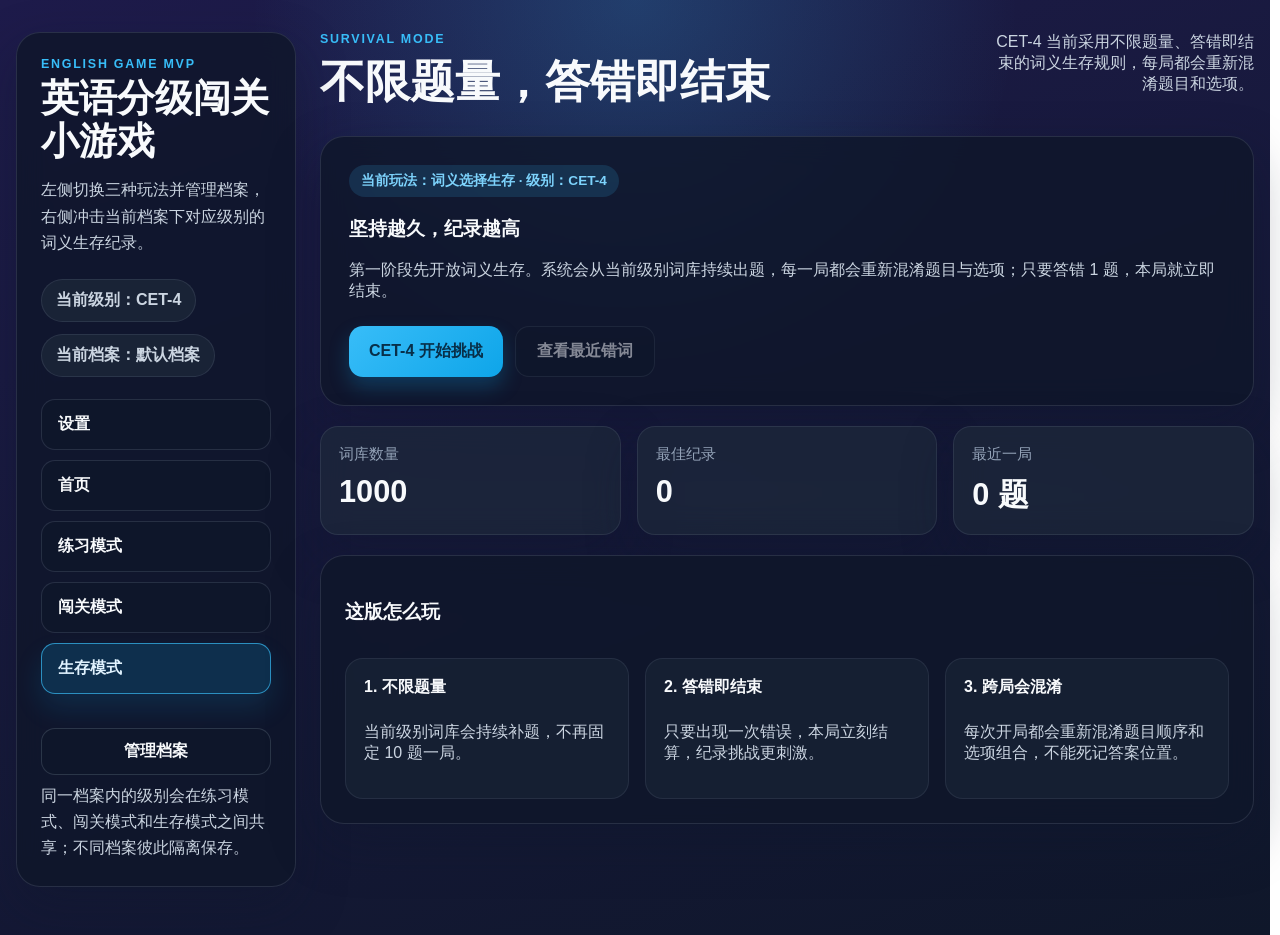
<file: survival-mode.html>
<!doctype html>
<html lang="zh-CN">
<head>
  <meta charset="utf-8">
  <meta name="viewport" content="width=device-width, initial-scale=1">
  <title>英语分级闯关小游戏 - 生存模式</title>
  <link rel="stylesheet" href="styles.css">
</head>
<body>
  <div class="app-shell">
    <div class="app-layout">
      <div id="shared-sidebar-slot"></div>

      <div class="content-shell">
        <header class="app-header page-header">
          <div>
            <p class="eyebrow">Survival Mode</p>
            <h2>不限题量，答错即结束</h2>
          </div>
          <p class="header-tip" id="page-tip">每局都会重新混淆题目顺序和选项组合，看看你能坚持多少题。</p>
        </header>

        <main class="screen-stack">
          <section class="screen is-active" id="screen-home" aria-labelledby="survival-home-title">
            <div class="hero-card card">
              <p class="hero-badge" id="current-level-badge">当前玩法：词义生存 · 级别：CET-4</p>
              <h3 id="survival-home-title">坚持越久，纪录越高</h3>
              <p class="hero-copy">
                第一阶段先开放词义生存。系统会从当前级别词库持续出题，每一局都会重新混淆题目与选项；只要答错 1 题，本局就立即结束。
              </p>
              <div class="action-row">
                <button class="primary-button" id="start-button" type="button">开始挑战</button>
                <button class="secondary-button" id="toggle-review-button" type="button">查看最近错词</button>
              </div>
            </div>

            <div class="stats-grid">
              <article class="stat-card card">
                <span class="stat-label">词库数量</span>
                <strong class="stat-value" id="word-bank-size">0</strong>
              </article>
              <article class="stat-card card">
                <span class="stat-label">最佳纪录</span>
                <strong class="stat-value" id="best-streak-value">0</strong>
              </article>
              <article class="stat-card card">
                <span class="stat-label">最近一局</span>
                <strong class="stat-value" id="latest-run-value">0 题</strong>
              </article>
            </div>

            <section class="card review-panel is-hidden" id="home-review-panel" aria-labelledby="home-review-title">
              <div class="panel-header">
                <h3 id="home-review-title">最近错词</h3>
                <span class="panel-hint">按当前级别记录</span>
              </div>
              <ul class="word-review-list" id="home-review-list"></ul>
              <p class="empty-state" id="home-review-empty">当前级别下还没有生存模式错词记录，直接开始第一局吧。</p>
            </section>

            <section class="card tips-panel">
              <div class="panel-header">
                <h3>这版怎么玩</h3>
              </div>
              <div class="tips-grid">
                <article>
                  <strong>1. 不限题量</strong>
                  <p>当前级别词库会持续补题，不再固定 10 题一局。</p>
                </article>
                <article>
                  <strong>2. 答错即结束</strong>
                  <p>只要出现一次错误，本局立刻结算，纪录挑战更刺激。</p>
                </article>
                <article>
                  <strong>3. 跨局会混淆</strong>
                  <p>每次开局都会重新混淆题目顺序和选项组合，不能死记答案位置。</p>
                </article>
              </div>
            </section>
          </section>

          <section class="screen" id="screen-game" aria-labelledby="game-title">
            <div class="card game-card">
              <div class="panel-header game-header">
                <div>
                  <p class="eyebrow">Survival Run</p>
                  <h2 id="game-title">词义生存中</h2>
                </div>
                <div class="game-header-actions">
                  <p class="question-progress" id="question-progress">第 1 题</p>
                  <button class="secondary-button compact-button" id="exit-game-button" type="button">退出本局</button>
                </div>
              </div>

              <div class="status-grid">
                <article class="status-chip">
                  <span>得分</span>
                  <strong id="score-value">0</strong>
                </article>
                <article class="status-chip">
                  <span>已答对</span>
                  <strong id="correct-value">0</strong>
                </article>
                <article class="status-chip">
                  <span>最佳纪录</span>
                  <strong id="best-record-value">0</strong>
                </article>
                <article class="status-chip">
                  <span>正确率</span>
                  <strong id="accuracy-value">0%</strong>
                </article>
              </div>

              <div class="question-panel">
                <div class="question-meta">
                  <span class="tag" id="pos-tag">v.</span>
                  <span class="tag tag-muted" id="difficulty-tag">easy</span>
                </div>
                <p class="prompt-label">请选择这个英文单词最贴切的中文意思：</p>
                <h3 class="question-word" id="question-word">abandon</h3>
                <p class="question-phonetic" id="question-phonetic">/əˈbændən/</p>
                <p class="question-hint">键盘也可以按 1 / 2 / 3 / 4 作答</p>
              </div>

              <div class="options-grid" id="options-grid" role="list"></div>
              <div class="feedback-box" id="feedback-box" aria-live="polite"></div>
            </div>
          </section>

          <section class="screen" id="screen-result" aria-labelledby="result-title">
            <div class="card result-card">
              <div class="panel-header">
                <div>
                  <p class="eyebrow">Survival Result</p>
                  <h2 id="result-title">本局结算</h2>
                </div>
              </div>

              <div class="result-grid">
                <article class="stat-card result-stat">
                  <span class="stat-label">本局纪录</span>
                  <strong class="stat-value" id="result-streak">0</strong>
                </article>
                <article class="stat-card result-stat">
                  <span class="stat-label">总作答数</span>
                  <strong class="stat-value" id="result-answered">0</strong>
                </article>
                <article class="stat-card result-stat">
                  <span class="stat-label">正确率</span>
                  <strong class="stat-value" id="result-accuracy">0%</strong>
                </article>
                <article class="stat-card result-stat">
                  <span class="stat-label">最终得分</span>
                  <strong class="stat-value" id="result-score">0</strong>
                </article>
                <article class="stat-card result-stat">
                  <span class="stat-label">最佳纪录</span>
                  <strong class="stat-value" id="result-best-streak">0</strong>
                </article>
                <article class="stat-card result-stat">
                  <span class="stat-label">是否刷新</span>
                  <strong class="stat-value result-status-text" id="result-record-status">未刷新</strong>
                </article>
              </div>

              <p class="summary-text" id="result-summary">再来一局，看看能不能把纪录再往上顶一截。</p>

              <section class="review-panel result-review">
                <div class="panel-header">
                  <h3>终结词回顾</h3>
                  <span class="panel-hint" id="wrong-count">0 个</span>
                </div>
                <ul class="word-review-list" id="result-review-list"></ul>
                <p class="empty-state" id="result-review-empty">这一局没有记录到错词。</p>
              </section>

              <div class="action-row">
                <button class="primary-button" id="play-again-button" type="button">再来一局</button>
                <button class="secondary-button" id="back-home-button" type="button">返回生存首页</button>
              </div>
            </div>
          </section>
        </main>
      </div>
    </div>
  </div>

  <div id="shared-settings-slot"></div>

  <script src="generated-word-bank.js"></script>
  <script src="words.js"></script>
  <script src="shared-game.js"></script>
  <script src="game-types.js"></script>
  <script src="shared-layout.js"></script>
  <script>
    window.__gameShell = window.GameLayout.mountShell({
      activeNav: "survival",
      sidebarCopy: "左侧切换三种玩法并管理档案，右侧冲击当前档案下对应级别的词义生存纪录。"
    });
  </script>
  <script src="survival-mode.js"></script>
</body>
</html>
</file>
<file: styles.css>
:root {
  --bg-start: #1e1b4b;
  --bg-end: #0f172a;
  --page-background:
    radial-gradient(circle at top, rgba(56, 189, 248, 0.22), transparent 34%),
    linear-gradient(160deg, var(--bg-start), var(--bg-end));
  --panel: rgba(15, 23, 42, 0.82);
  --panel-border: rgba(148, 163, 184, 0.18);
  --text-main: #f8fafc;
  --text-soft: #cbd5e1;
  --text-muted: #94a3b8;
  --accent: #38bdf8;
  --accent-strong: #0ea5e9;
  --success: #22c55e;
  --danger: #f87171;
  --warning: #fbbf24;
  --shadow: 0 20px 50px rgba(15, 23, 42, 0.35);
  --radius-lg: 24px;
  --radius-md: 18px;
  --radius-sm: 12px;
  --scrollbar-track: rgba(15, 23, 42, 0.56);
  --scrollbar-thumb: linear-gradient(180deg, rgba(56, 189, 248, 0.72), rgba(14, 165, 233, 0.88));
  --scrollbar-thumb-hover: linear-gradient(180deg, rgba(125, 211, 252, 0.88), rgba(56, 189, 248, 0.96));
}

* {
  box-sizing: border-box;
}

html {
  overflow-y: scroll;
  scrollbar-gutter: stable;
  background: var(--page-background);
}

body {
  margin: 0;
  min-height: 100vh;
  font-family: "Segoe UI", "PingFang SC", "Microsoft YaHei", sans-serif;
  color: var(--text-main);
  background: var(--page-background);
}

body.modal-open {
  position: fixed;
  left: 0;
  right: 0;
  width: 100%;
  overflow: hidden;
}

html,
body,
.modal-backdrop,
.level-options {
  scrollbar-width: thin;
  scrollbar-color: rgba(56, 189, 248, 0.85) rgba(15, 23, 42, 0.38);
}

html::-webkit-scrollbar,
body::-webkit-scrollbar,
.modal-backdrop::-webkit-scrollbar,
.level-options::-webkit-scrollbar {
  width: 12px;
  height: 12px;
}

html::-webkit-scrollbar-track,
body::-webkit-scrollbar-track,
.modal-backdrop::-webkit-scrollbar-track,
.level-options::-webkit-scrollbar-track {
  background: var(--scrollbar-track);
  border-radius: 999px;
}

html::-webkit-scrollbar-thumb,
body::-webkit-scrollbar-thumb,
.modal-backdrop::-webkit-scrollbar-thumb,
.level-options::-webkit-scrollbar-thumb {
  background: var(--scrollbar-thumb);
  border-radius: 999px;
  border: 2px solid rgba(15, 23, 42, 0.72);
}

html::-webkit-scrollbar-thumb:hover,
body::-webkit-scrollbar-thumb:hover,
.modal-backdrop::-webkit-scrollbar-thumb:hover,
.level-options::-webkit-scrollbar-thumb:hover {
  background: var(--scrollbar-thumb-hover);
}

button,
input,
textarea,
select {
  font: inherit;
}

button {
  border: 0;
  cursor: pointer;
}

.app-shell {
  width: min(1320px, calc(100% - 32px));
  margin: 0 auto;
  padding: 32px 0 48px;
}

.app-layout {
  display: grid;
  grid-template-columns: 280px minmax(0, 1fr);
  gap: 24px;
  align-items: start;
}

.content-shell {
  min-width: 0;
}

.sidebar {
  position: sticky;
  top: 24px;
  padding: 24px;
}

.sidebar-brand h1 {
  margin: 6px 0 0;
  font-size: clamp(1.7rem, 3vw, 2.35rem);
  line-height: 1.15;
}

.brand-link {
  color: inherit;
  text-decoration: none;
}

.sidebar-copy,
.sidebar-hint,
.panel-copy {
  color: var(--text-soft);
  line-height: 1.65;
}

.sidebar-copy {
  margin: 14px 0 0;
}

.sidebar-hint,
.panel-copy {
  margin: 8px 0 0;
}

.sidebar-nav {
  display: grid;
  gap: 10px;
  margin-top: 22px;
}

.sidebar-status {
  display: flex;
  flex-direction: column;
  align-items: flex-start;
  gap: 12px;
  margin-top: 22px;
}

.sidebar-nav-button {
  width: 100%;
  display: block;
  padding: 14px 16px;
  border-radius: 14px;
  background: rgba(15, 23, 42, 0.72);
  border: 1px solid rgba(148, 163, 184, 0.18);
  color: var(--text-main);
  font-weight: 700;
  text-align: left;
  text-decoration: none;
  transition: transform 0.15s ease, background 0.15s ease, border-color 0.15s ease;
}

.sidebar-nav-button:hover {
  transform: translateY(-2px);
}

.sidebar-nav-button.is-active {
  background: rgba(14, 165, 233, 0.18);
  border-color: rgba(56, 189, 248, 0.68);
  color: #e0f2fe;
  box-shadow: 0 14px 28px rgba(14, 165, 233, 0.14);
}

.sidebar-meta {
  margin-top: 22px;
}

.sidebar-status .level-chip,
.sidebar-meta .level-chip {
  display: inline-flex;
}

.profile-chip {
  margin-top: 0;
}

.sidebar-meta-button {
  width: 100%;
  margin-top: 12px;
}

.app-header {
  display: flex;
  justify-content: space-between;
  gap: 16px;
  align-items: flex-start;
  margin-bottom: 24px;
}

.app-header h1 {
  margin: 6px 0 0;
  font-size: clamp(1.9rem, 4vw, 3rem);
}

.page-header h2 {
  margin: 6px 0 0;
  font-size: clamp(1.8rem, 3.6vw, 2.8rem);
}

.header-tip {
  max-width: 260px;
  margin: 0;
  color: var(--text-soft);
  text-align: right;
}

.header-actions {
  display: flex;
  flex-wrap: wrap;
  justify-content: flex-end;
  align-items: center;
  gap: 12px;
}

.level-chip {
  margin: 0;
  padding: 10px 14px;
  border-radius: 999px;
  background: rgba(30, 41, 59, 0.72);
  border: 1px solid rgba(148, 163, 184, 0.14);
  color: var(--text-soft);
  font-weight: 700;
}

.eyebrow {
  margin: 0;
  color: var(--accent);
  text-transform: uppercase;
  letter-spacing: 0.14em;
  font-size: 0.78rem;
  font-weight: 700;
}

.screen {
  display: none;
}

.screen.is-active {
  display: block;
}

.card {
  border: 1px solid var(--panel-border);
  border-radius: var(--radius-lg);
  background: var(--panel);
  box-shadow: var(--shadow);
  backdrop-filter: blur(14px);
}

.hero-card,
.game-card,
.result-card,
.review-panel,
.tips-panel {
  padding: 24px;
}

.hero-card {
  padding: 28px;
}

.hero-badge,
.tag {
  margin: 0;
  display: inline-flex;
  align-items: center;
  gap: 6px;
  padding: 7px 12px;
  border-radius: 999px;
  background: rgba(56, 189, 248, 0.15);
  color: #7dd3fc;
  font-size: 0.85rem;
  font-weight: 700;
}

.hero-card h2 {
  margin: 16px 0 12px;
  font-size: clamp(1.8rem, 3.8vw, 2.8rem);
  line-height: 1.12;
}

.entry-secondary-badge {
  margin-left: 10px;
}

.mode-switch {
  width: min(420px, 100%);
  display: grid;
  grid-template-columns: repeat(2, minmax(0, 1fr));
  gap: 10px;
  margin-top: 18px;
}

.mode-button {
  padding: 12px 16px;
  border-radius: 14px;
  background: rgba(15, 23, 42, 0.72);
  border: 1px solid rgba(148, 163, 184, 0.18);
  color: var(--text-soft);
  font-weight: 700;
  transition: transform 0.15s ease, background 0.15s ease, border-color 0.15s ease, color 0.15s ease;
}

.mode-button:hover {
  transform: translateY(-2px);
}

.mode-button.is-active {
  background: rgba(14, 165, 233, 0.18);
  border-color: rgba(56, 189, 248, 0.68);
  color: #e0f2fe;
  box-shadow: 0 14px 28px rgba(14, 165, 233, 0.14);
}

.hero-copy,
.prompt-label,
.question-hint,
.summary-text,
.tips-grid p,
.panel-hint,
.empty-state,
.home-mode-note,
.dictation-status,
.dictation-support-note {
  color: var(--text-soft);
}

.action-row {
  display: flex;
  flex-wrap: wrap;
  gap: 12px;
  margin-top: 24px;
}

.primary-button,
.secondary-button,
.option-button {
  transition: transform 0.15s ease, box-shadow 0.15s ease, background 0.15s ease, border-color 0.15s ease;
}

.primary-button:hover,
.secondary-button:hover,
.option-button:hover {
  transform: translateY(-2px);
}

.primary-button,
.secondary-button {
  min-width: 140px;
  padding: 14px 20px;
  border-radius: 14px;
  display: inline-flex;
  align-items: center;
  justify-content: center;
  font-weight: 700;
  text-decoration: none;
}

.primary-button:disabled,
.secondary-button:disabled {
  opacity: 0.5;
  cursor: not-allowed;
  transform: none;
}

.danger-button {
  border-color: rgba(248, 113, 113, 0.45);
  color: #fecaca;
}

.primary-button {
  background: linear-gradient(135deg, var(--accent), var(--accent-strong));
  color: #082f49;
  box-shadow: 0 10px 20px rgba(14, 165, 233, 0.25);
}

.secondary-button {
  background: rgba(15, 23, 42, 0.7);
  color: var(--text-main);
  border: 1px solid rgba(148, 163, 184, 0.22);
}

.compact-button {
  min-width: auto;
  padding: 12px 16px;
}

.stats-grid,
.result-grid,
.tips-grid,
.status-grid {
  display: grid;
  gap: 16px;
}

.stats-grid,
.result-grid {
  grid-template-columns: repeat(3, minmax(0, 1fr));
  margin-top: 20px;
}

.tips-panel,
.review-panel {
  margin-top: 20px;
}

.stage-overview-panel,
.stage-list-panel {
  margin-top: 20px;
  padding: 24px;
}

.stat-card,
.status-chip {
  padding: 18px;
  border-radius: var(--radius-md);
  background: rgba(30, 41, 59, 0.72);
  border: 1px solid rgba(148, 163, 184, 0.14);
}

.stat-label,
.status-chip span {
  display: block;
  color: var(--text-muted);
  font-size: 0.92rem;
}

.stat-value,
.status-chip strong {
  display: block;
  margin-top: 10px;
  font-size: clamp(1.6rem, 2.4vw, 2.15rem);
}

.panel-header {
  display: flex;
  justify-content: space-between;
  align-items: center;
  gap: 12px;
}

.tips-grid {
  grid-template-columns: repeat(3, minmax(0, 1fr));
  margin-top: 14px;
}

.tips-grid article {
  padding: 18px;
  border-radius: var(--radius-md);
  background: rgba(30, 41, 59, 0.52);
  border: 1px solid rgba(148, 163, 184, 0.12);
}

.tips-grid strong {
  display: inline-block;
  margin-bottom: 8px;
}

.entry-mode-grid {
  display: grid;
  gap: 16px;
  grid-template-columns: repeat(3, minmax(0, 1fr));
  margin-top: 20px;
}

.entry-mode-card {
  padding: 24px;
}

.entry-mode-card h3 {
  margin: 10px 0 8px;
  font-size: 1.35rem;
}

.entry-mode-card p {
  margin: 0;
  color: var(--text-soft);
  line-height: 1.65;
}

.game-card {
  max-width: 860px;
  margin: 0 auto;
}

.game-header {
  margin-bottom: 20px;
}

.game-header-actions {
  display: flex;
  align-items: center;
  gap: 12px;
  flex-wrap: wrap;
}

.question-progress {
  margin: 0;
  color: var(--warning);
  font-weight: 700;
}

.status-grid {
  grid-template-columns: repeat(4, minmax(0, 1fr));
  margin-bottom: 24px;
}

.question-panel {
  margin-bottom: 18px;
  padding: 24px;
  border-radius: var(--radius-md);
  background: rgba(30, 41, 59, 0.56);
  border: 1px solid rgba(148, 163, 184, 0.12);
}

.question-panel.is-dictation {
  border-color: rgba(56, 189, 248, 0.24);
  background: rgba(15, 23, 42, 0.78);
}

.question-meta {
  display: flex;
  gap: 10px;
  flex-wrap: wrap;
}

.tag-muted {
  color: #fde68a;
  background: rgba(251, 191, 36, 0.12);
}

.question-word {
  margin: 10px 0 8px;
  font-size: clamp(2rem, 6vw, 3.8rem);
  line-height: 1.05;
}

.question-phonetic {
  margin: 0 0 10px;
  color: #bfdbfe;
  font-size: 1.02rem;
  letter-spacing: 0.02em;
}

.question-panel.is-dictation .question-word {
  font-size: clamp(1.8rem, 4.8vw, 3rem);
}

.options-grid {
  display: grid;
  gap: 12px;
}

.dictation-panel {
  margin-top: 20px;
  padding-top: 18px;
  border-top: 1px solid rgba(148, 163, 184, 0.14);
}

.dictation-label {
  display: block;
  margin-bottom: 10px;
  color: var(--text-main);
  font-weight: 600;
}

.dictation-input-row {
  display: flex;
  gap: 12px;
  align-items: stretch;
}

.dictation-input {
  flex: 1;
  min-height: 54px;
  padding: 14px 16px;
  border-radius: 14px;
  border: 1px solid rgba(148, 163, 184, 0.22);
  background: rgba(15, 23, 42, 0.82);
  color: var(--text-main);
}

.dictation-input::placeholder {
  color: var(--text-muted);
}

.dictation-input:focus {
  outline: none;
  border-color: rgba(56, 189, 248, 0.7);
  box-shadow: 0 0 0 3px rgba(56, 189, 248, 0.16);
}

.dictation-input:disabled {
  opacity: 0.68;
}

.dictation-status,
.dictation-support-note,
.home-mode-note {
  margin: 12px 0 0;
}

.dictation-support-note {
  color: #fecaca;
}

.option-button {
  width: 100%;
  padding: 18px 20px;
  text-align: left;
  border-radius: 16px;
  color: var(--text-main);
  background: rgba(15, 23, 42, 0.72);
  border: 1px solid rgba(148, 163, 184, 0.16);
}

.option-button strong {
  display: inline-flex;
  align-items: center;
  justify-content: center;
  width: 28px;
  height: 28px;
  margin-right: 12px;
  border-radius: 999px;
  background: rgba(148, 163, 184, 0.15);
  font-size: 0.9rem;
}

.option-button.is-disabled {
  cursor: not-allowed;
  transform: none;
  opacity: 0.92;
}

.option-button.is-correct {
  border-color: rgba(34, 197, 94, 0.66);
  background: rgba(34, 197, 94, 0.18);
}

.option-button.is-wrong {
  border-color: rgba(248, 113, 113, 0.62);
  background: rgba(248, 113, 113, 0.18);
}

.feedback-box {
  min-height: 58px;
  margin-top: 18px;
  padding: 16px 18px;
  border-radius: 16px;
  background: rgba(15, 23, 42, 0.62);
  border: 1px solid rgba(148, 163, 184, 0.12);
  color: var(--text-soft);
}

.feedback-box.is-success {
  border-color: rgba(34, 197, 94, 0.4);
  color: #bbf7d0;
}

.feedback-box.is-error {
  border-color: rgba(248, 113, 113, 0.4);
  color: #fecaca;
}

.result-card {
  max-width: 920px;
  margin: 0 auto;
}

.result-grid {
  margin-top: 20px;
}

.summary-text {
  margin: 20px 0 0;
  font-size: 1.05rem;
}

.result-review {
  margin-top: 22px;
  padding: 0;
  background: transparent;
  border: 0;
  box-shadow: none;
}

.word-review-list {
  display: grid;
  gap: 10px;
  padding: 0;
  margin: 16px 0 0;
  list-style: none;
}

.word-review-item {
  display: block;
  padding: 14px 16px;
  border-radius: 14px;
  background: rgba(30, 41, 59, 0.56);
  border: 1px solid rgba(148, 163, 184, 0.12);
}

.word-review-heading {
  margin-bottom: 12px;
}

.word-review-title {
  display: flex;
  flex-wrap: wrap;
  align-items: baseline;
  gap: 10px;
}

.word-review-item strong {
  font-size: 1.08rem;
}

.word-review-phonetic {
  color: #bfdbfe;
  font-size: 0.94rem;
}

.word-review-note {
  margin: 0 0 12px;
  color: #fde68a;
  font-size: 0.94rem;
}

.sense-list {
  display: grid;
  gap: 8px;
  padding: 0;
  margin: 0;
  list-style: none;
}

.sense-item {
  display: flex;
  align-items: flex-start;
  gap: 10px;
  flex-wrap: wrap;
}

.sense-badge {
  display: inline-flex;
  align-items: center;
  padding: 4px 10px;
  border-radius: 999px;
  background: rgba(56, 189, 248, 0.12);
  color: #7dd3fc;
  font-size: 0.82rem;
  font-weight: 700;
}

.sense-meaning {
  color: var(--text-soft);
  line-height: 1.6;
}

.empty-state {
  margin: 14px 0 0;
}

.stage-highlight-grid,
.stage-list {
  display: grid;
  gap: 16px;
}

.stage-highlight-grid {
  grid-template-columns: repeat(3, minmax(0, 1fr));
  margin-top: 18px;
}

.stage-list {
  grid-template-columns: repeat(2, minmax(0, 1fr));
  margin-top: 18px;
}

.stage-card {
  padding: 18px;
  border-radius: var(--radius-md);
  background: rgba(30, 41, 59, 0.72);
  border: 1px solid rgba(148, 163, 184, 0.14);
}

.stage-card.is-completed {
  border-color: rgba(34, 197, 94, 0.38);
}

.stage-card.is-locked {
  opacity: 0.76;
}

.stage-card-header,
.stage-card-meta {
  display: flex;
  justify-content: space-between;
  gap: 12px;
}

.stage-card-header {
  align-items: center;
}

.stage-status {
  display: inline-flex;
  align-items: center;
  padding: 6px 10px;
  border-radius: 999px;
  background: rgba(56, 189, 248, 0.12);
  color: #7dd3fc;
  font-size: 0.82rem;
  font-weight: 700;
}

.stage-card-copy {
  margin: 12px 0 16px;
  color: var(--text-soft);
  line-height: 1.6;
}

.stage-card-meta {
  margin: 0 0 16px;
}

.stage-card-meta div {
  min-width: 0;
}

.stage-card-meta dt {
  color: var(--text-muted);
  font-size: 0.88rem;
}

.stage-card-meta dd {
  margin: 8px 0 0;
  font-weight: 700;
}

.result-status-text {
  font-size: clamp(1.2rem, 2vw, 1.6rem);
  line-height: 1.4;
}

.is-hidden {
  display: none;
}

.modal-backdrop {
  position: fixed;
  inset: 0;
  z-index: 20;
  display: flex;
  align-items: center;
  justify-content: center;
  padding: 20px;
  overflow-y: auto;
  backdrop-filter: none;
  background: transparent;
}

.modal-backdrop.is-hidden {
  display: none;
}

.modal-card {
  width: min(720px, 100%);
  max-height: calc(100vh - 40px);
  display: flex;
  flex-direction: column;
  padding: 24px;
  overflow: hidden;
}

.icon-button {
  width: 40px;
  height: 40px;
  border-radius: 999px;
  background: rgba(15, 23, 42, 0.72);
  border: 1px solid rgba(148, 163, 184, 0.18);
  color: var(--text-main);
  font-size: 1.4rem;
  line-height: 1;
}

.modal-copy {
  margin: 16px 0 0;
  color: var(--text-soft);
  flex-shrink: 0;
}

.level-options {
  display: grid;
  gap: 12px;
  margin-top: 18px;
  min-height: 0;
  overflow-y: auto;
  padding-right: 8px;
}

.level-option {
  width: 100%;
  display: flex;
  justify-content: space-between;
  align-items: flex-start;
  gap: 16px;
  padding: 16px 18px;
  text-align: left;
  border-radius: 16px;
  background: rgba(15, 23, 42, 0.72);
  border: 1px solid rgba(148, 163, 184, 0.16);
  color: var(--text-main);
}

.level-option.is-selected {
  border-color: rgba(56, 189, 248, 0.7);
  background: rgba(14, 165, 233, 0.16);
  box-shadow: 0 12px 24px rgba(14, 165, 233, 0.12);
}

.level-option-title {
  display: block;
  font-size: 1.05rem;
}

.level-option-copy {
  display: block;
  margin-top: 6px;
  color: var(--text-soft);
  line-height: 1.6;
}

.level-option-count {
  display: inline-flex;
  align-items: center;
  padding: 6px 12px;
  border-radius: 999px;
  background: rgba(56, 189, 248, 0.12);
  color: #7dd3fc;
  font-size: 0.86rem;
  font-weight: 700;
}

.modal-actions {
  margin-top: 18px;
  padding-top: 16px;
  border-top: 1px solid rgba(148, 163, 184, 0.14);
  flex-shrink: 0;
}

.profile-modal-card {
  width: min(920px, 100%);
}

.profile-modal-feedback {
  margin-top: 16px;
  padding: 14px 16px;
  border-radius: 14px;
  background: rgba(30, 41, 59, 0.72);
  border: 1px solid rgba(148, 163, 184, 0.16);
  color: var(--text-soft);
}

.profile-modal-feedback.is-success {
  border-color: rgba(34, 197, 94, 0.45);
  color: #bbf7d0;
}

.profile-modal-feedback.is-error {
  border-color: rgba(248, 113, 113, 0.45);
  color: #fecaca;
}

.profile-modal-body {
  display: grid;
  gap: 16px;
  margin-top: 18px;
  min-height: 0;
  overflow-y: auto;
  padding-right: 8px;
}

.profile-panel {
  padding: 20px;
  border-radius: var(--radius-md);
  background: rgba(15, 23, 42, 0.68);
  border: 1px solid rgba(148, 163, 184, 0.14);
}

.profile-summary-grid {
  display: grid;
  gap: 16px;
  grid-template-columns: repeat(3, minmax(0, 1fr));
  margin-top: 18px;
}

.profile-summary-value {
  font-size: 1.18rem;
}

.profile-list {
  display: grid;
  gap: 12px;
  margin-top: 18px;
}

.profile-list-item {
  width: 100%;
  padding: 16px 18px;
  text-align: left;
  border-radius: 16px;
  background: rgba(30, 41, 59, 0.72);
  border: 1px solid rgba(148, 163, 184, 0.14);
  color: var(--text-main);
}

.profile-list-item {
  transition: transform 0.15s ease, background 0.15s ease, border-color 0.15s ease;
}

.profile-list-item:hover {
  transform: translateY(-2px);
}

.profile-list-item.is-current {
  border-color: rgba(56, 189, 248, 0.7);
  background: rgba(14, 165, 233, 0.16);
}

.profile-list-header {
  display: flex;
  justify-content: space-between;
  gap: 12px;
  align-items: center;
}

.profile-list-tags {
  display: inline-flex;
  flex-wrap: wrap;
  gap: 8px;
}

.profile-pill {
  display: inline-flex;
  align-items: center;
  padding: 4px 10px;
  border-radius: 999px;
  background: rgba(56, 189, 248, 0.14);
  color: #7dd3fc;
  font-size: 0.8rem;
  font-weight: 700;
}

.profile-list-meta {
  margin: 0;
  color: var(--text-soft);
  line-height: 1.6;
}

.profile-item-footer {
  display: flex;
  justify-content: space-between;
  align-items: center;
  gap: 16px;
  margin-top: 12px;
}

.profile-inline-actions {
  display: inline-flex;
  flex-wrap: wrap;
  justify-content: flex-end;
  gap: 8px;
}

.mini-button {
  min-width: auto;
  padding: 8px 12px;
  font-size: 0.88rem;
  line-height: 1.2;
}

.profile-action-row {
  margin-top: 16px;
}

.profile-rename-box {
  margin-top: 18px;
  padding-top: 18px;
  border-top: 1px solid rgba(148, 163, 184, 0.14);
}

.profile-input-label {
  display: block;
  margin-bottom: 10px;
  font-weight: 600;
}

.profile-create-row {
  display: flex;
  gap: 12px;
  align-items: stretch;
  margin-top: 18px;
}

.profile-name-input {
  flex: 1;
  min-height: 52px;
  padding: 14px 16px;
  border-radius: 14px;
  border: 1px solid rgba(148, 163, 184, 0.22);
  background: rgba(15, 23, 42, 0.82);
  color: var(--text-main);
}

.profile-name-input::placeholder {
  color: var(--text-muted);
}

.profile-name-input:focus {
  outline: none;
  border-color: rgba(56, 189, 248, 0.7);
  box-shadow: 0 0 0 3px rgba(56, 189, 248, 0.16);
}

@media (max-width: 900px) {
  .app-layout {
    grid-template-columns: 1fr;
  }

  .sidebar {
    position: static;
  }

  .app-header,
  .panel-header {
    flex-direction: column;
    align-items: flex-start;
  }

  .header-tip {
    max-width: none;
    text-align: left;
  }

  .header-actions {
    justify-content: flex-start;
  }

  .stats-grid,
  .result-grid,
  .tips-grid,
  .status-grid,
  .entry-mode-grid,
  .profile-summary-grid,
  .stage-highlight-grid,
  .stage-list {
    grid-template-columns: repeat(2, minmax(0, 1fr));
  }
}

@media (max-width: 640px) {
  .app-shell {
    width: min(100% - 20px, 100%);
    padding-top: 20px;
  }

  .hero-card,
  .game-card,
  .result-card,
  .review-panel,
  .tips-panel {
    padding: 18px;
  }

  .stats-grid,
  .result-grid,
  .tips-grid,
  .status-grid,
  .entry-mode-grid,
  .stage-highlight-grid,
  .stage-list {
    grid-template-columns: 1fr;
  }

  .question-panel {
    padding: 18px;
  }

  .action-row {
    flex-direction: column;
  }

  .primary-button,
  .secondary-button {
    width: 100%;
  }

  .mini-button {
    width: auto;
  }

  .dictation-input-row {
    flex-direction: column;
  }

  .profile-create-row {
    flex-direction: column;
  }

  .mode-switch {
    width: 100%;
  }

  .sidebar {
    padding: 18px;
  }

  .sidebar-nav {
    margin-top: 18px;
  }

  .sense-item {
    flex-direction: column;
    gap: 6px;
  }

  .level-option {
    flex-direction: column;
  }

  .entry-secondary-badge {
    margin-left: 0;
    margin-top: 10px;
  }

  .level-option-count {
    align-self: flex-start;
  }

  .modal-backdrop {
    padding: 10px;
  }

  .modal-card {
    max-height: calc(100vh - 20px);
    padding: 18px;
  }

  .profile-item-footer {
    flex-direction: column;
    align-items: flex-start;
  }

  .profile-inline-actions {
    justify-content: flex-start;
  }

  .profile-list-header {
    flex-direction: column;
    align-items: flex-start;
  }
}
</file>
